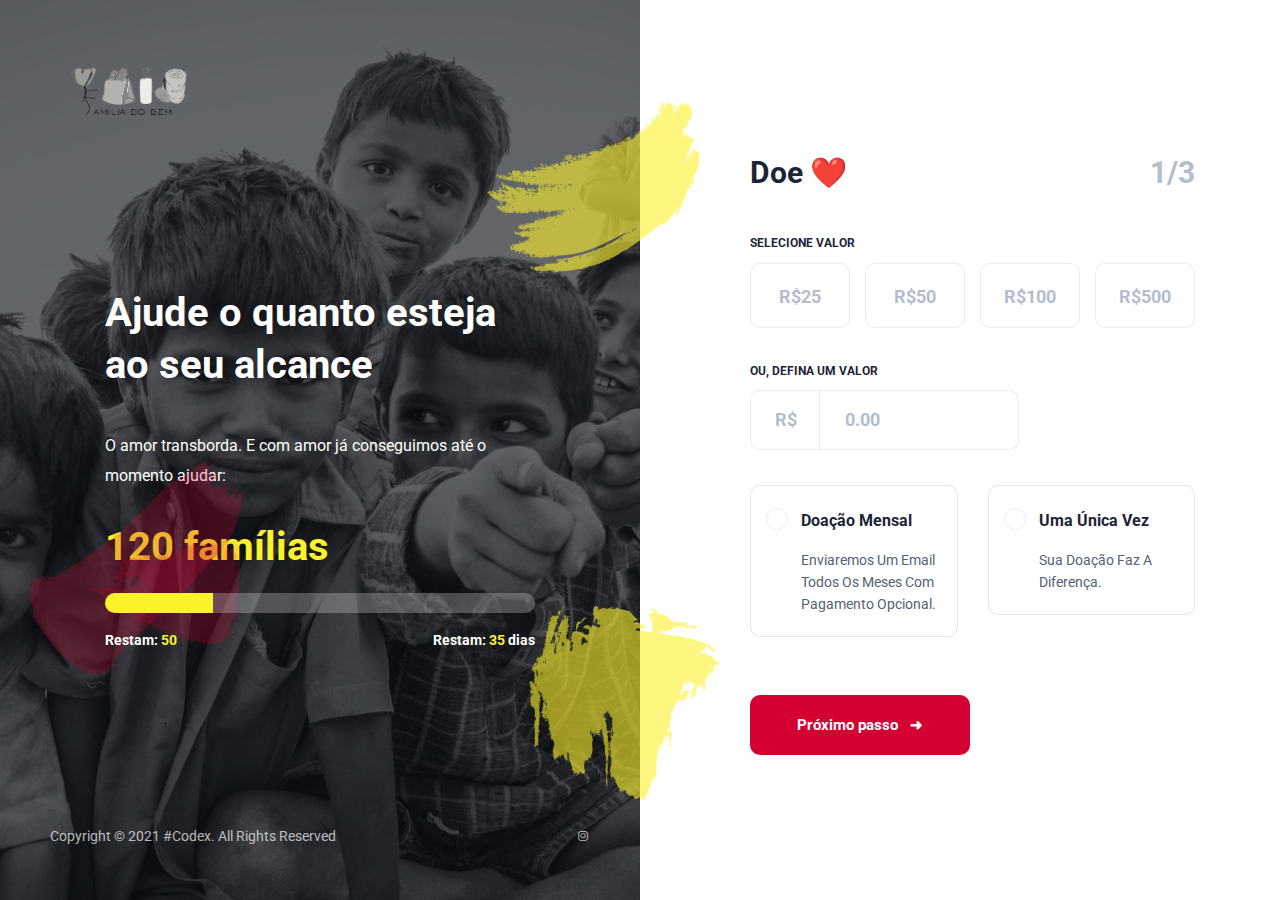
<file: index.html>
<!doctype html>
<html lang="en">


<head>
  <!-- Required meta tags -->
  <meta charset="utf-8">
  <meta name="viewport" content="width=device-width, initial-scale=1, shrink-to-fit=no">

  <title>Família do Bem</title>

  <!-- Bootstrap CSS -->
  <link rel="stylesheet" href="assets/css/bootstrap.min.css">

  <!-- External Css -->
  <link rel="stylesheet" href="assets/css/line-awesome.min.css">
  <link rel="stylesheet" href="assets/css/owl.carousel.min.css" />

  <!-- Custom Css -->
  <link rel="stylesheet" type="text/css" href="css/main.css">
  <link rel="stylesheet" type="text/css" href="css/donation.css">

  <!-- Fonts -->
  <link href="https://fonts.googleapis.com/css2?family=Roboto:wght@400;500;700&amp;display=swap" rel="stylesheet">

  <!-- Favicon -->
  <link rel="icon" href="../images/favicon.png">
  <link rel="apple-touch-icon" href="../images/apple-touch-icon.png">
  <link rel="apple-touch-icon" sizes="72x72" href="../images/icon-72x72.png">
  <link rel="apple-touch-icon" sizes="114x114" href="../images/icon-114x114.png">


</head>

<body>

  <div class="ugf-wraper">
    <div class="content-block">
      <img src="images/shape-1.png" class="img-fluid shape-1" alt="">
      <img src="images/shape-2.png" class="img-fluid shape-2" alt="">
      <img src="images/shape-3.png" class="img-fluid shape-3" alt="">
      <img src="images/shape-4.png" class="img-fluid shape-4" alt="">
      <div class="logo">
        <img src="images/logo-familiadobem-pEb.png" width="150px" class="img-fluid" alt="">
      </div>
      <div class="main-content">
        <h2>Ajude o quanto esteja ao seu alcance</h2>
        <p class="text">O amor transborda. E com amor já conseguimos até o momento ajudar:</p>
        <div class="fund-area">
          <h3>120 famílias</h3>
          <div class="progress">
            <div class="progress-bar" role="progressbar" style="width: 25%;" aria-valuenow="25" aria-valuemin="0"
              aria-valuemax="100">
            </div>
            <div class="collected">
              <p>Restam: <span>50</span></p>
            </div>
            <div class="days-left">
              <p>Restam: <span>35</span> dias</p>
            </div>
          </div>
        </div>
      </div>
    </div>
    <div class="container">
      <div class="row">
        <div class="col-lg-5 offset-lg-7">
          <div class="form-steps active">
            <div class="form-block">
              <div class="donation-header">
                <h2>Doe ❤️</h2>
                <p>1/3</p>
              </div>
              <form action="https://uigaint.com/demo/html/anfra_2/donation-1/donation-2.html" class="donation-form">
                <div class="amount-select">
                  <label for="#">Selecione valor</label>
                  <div class="amount-preset">
                    <span>R$25</span>
                    <span>R$50</span>
                    <span>R$100</span>
                    <span>R$500</span>
                  </div>
                </div>
                <div class="form-group">
                  <label for="custom-donation">OU, Defina um valor</label>
                  <div class="input-group">
                    <div class="input-group-prepend">
                      <span class="input-group-text" id="validatedInputGroupPrepend">R$</span>
                    </div>
                    <input type="text" class="form-control custom-donation" id="custom-donation"
                      aria-describedby="validatedInputGroupPrepend" placeholder="0.00">
                  </div>
                </div>
                <div class="form-group donation-period">
                  <div class="custom-radio">
                    <input type="radio" name="donation-type" class="custom-control-input" id="monthly" required>
                    <label class="custom-control-label" for="monthly">Doação Mensal <span>Enviaremos um email todos os meses com pagamento opcional.</span></label>
                  </div>
                  <div class="custom-radio">
                    <input type="radio" name="donation-type" class="custom-control-input" id="yearly" required>
                    <label class="custom-control-label" for="yearly">Uma única vez <span>Sua doação faz a diferença.</span></label>
                  </div>
                </div>
                <button class="btn step-btn">Próximo passo &nbsp; &#10140;</button>
              </form>
            </div>
          </div>
          <div class="form-steps">
            <div class="form-block">
              <div class="donation-header">
                <h2>Detalhes</h2>
                <p>2/3</p>
              </div>
              <form action="#" class="donation-form">
                <div class="row">
                  <div class="col-sm-6">
                    <div class="form-group">
                      <label for="fName">Primeiro Nome</label>
                      <input type="text" class="form-control" id="fName" placeholder="John">
                    </div>
                  </div>
                  <div class="col-sm-6">
                    <div class="form-group">
                      <label for="lName">Sobrenome</label>
                      <input type="text" class="form-control" id="lName" placeholder="Doe">
                    </div>
                  </div>
                </div>
                <div class="form-group country-select">
                  <label for="inputCountry">Seu País</label>
                  <div class="select-input choose-country">
                    <span></span>
                    <select id="inputCountry" class="form-control">
                      <option value="">País</option>
                      <option value="">Brasil</option>
                      <option value="">Russia</option>
                      <option value="">China</option>
                      <option value="">England</option>
                      <option value="">France</option>
                    </select>
                  </div>
                </div>
                <div class="form-group">
                  <label for="inputCity">São Paulo</label>
                  <input type="text" class="form-control" id="inputCity" placeholder="e.g. New York">
                </div>
                <div class="row">
                  <div class="col-sm-6">
                    <div class="form-group">
                      <label for="address1">Endereço: <span class="lite">(opcional)</span></label>
                      <input type="text" class="form-control" id="address1" placeholder="e.g. 2707 Par Drive">
                    </div>
                  </div>
                </div>
                <div class="row">
                  <div class="col-sm-6">
                    <div class="form-group">
                      <label for="inputPost">CEP: <span class="lite">(opcional)</span></label>
                      <input type="text" class="form-control" id="inputPost" placeholder="E.g. 0000">
                    </div>
                  </div>
                  <div class="col-sm-6">
                    <div class="form-group">
                      <label for="inputPhone">Telefone: <span class="lite">(opcional)</span></label>
                      <input type="text" class="form-control" id="inputPhone" placeholder="E.g. 000 0000 0000">
                    </div>
                  </div>
                </div>
                <button class="btn step-btn">Next Step &nbsp; &#10140;</button>
              </form>
            </div>
          </div>
          <div class="form-steps">
            <div class="form-block">
              <div class="donation-header">
                <h2>Payment Method</h2>
                <p>3/3</p>
              </div>
              <form action="/obrigado.html"
                class="donation-form">
                <div class="form-group">
                  <label for="inputCard">Cartão de crédito</label>
                  <input type="text" disabled class="form-control" id="inputCard" placeholder="e.g. 0000 0000 0000 0000">
                </div>
                <div class="form-group">
                  <label for="inputHolder">Nome</label>
                  <input type="text" disabled class="form-control" id="inputHolder" placeholder="e.g. John Doe">
                </div>
                <div class="row">
                  <div class="col-sm-6">
                    <div class="form-group">
                      <label for="inputExpire">Data expiração</label>
                      <input type="text" disabled class="form-control" id="inputExpire" placeholder="e.g. MM/YY">
                    </div>
                  </div>
                  <div class="col-sm-6">
                    <div class="form-group">
                      <label for="inputCCV">CCV</label>
                      <input type="text" class="form-control" id="inputCCV" placeholder="e.g. 000">
                    </div>
                  </div>
                </div>
                <button class="btn btn-100">Enviar cadastro &nbsp; &#10084;</button>
              </form>
              <div class="ugf-block-separator">
                <p>OU</p>
              </div>
              <div class="alternet-payment">
                <a href="#" class="btn">Doe via <img src="images/paypal.png" class="img-fluid" alt=""></a>
              </div>
              <div class="ugf-block-separator">
                <p>OU</p>
              </div>
              <div class="alternet-payment">
                <a href="#" class="btn">Doe via Boleto</a>
              </div>
            </div>
          </div>
        </div>
      </div>
    </div>
    <div class="footer">
      <div class="copyright">
        <p>Copyright &copy; 2021 <a href="#">#Codex</a>. All Rights Reserved</p>
      </div>
      <div class="social-links">
        <a href="https://www.instagram.com/familiadobem.sp/"><i class="lab la-instagram"></i></a>
      </div>
    </div>
  </div>



  <!-- Optional JavaScript -->
  <!-- jQuery first, then Popper.js, then Bootstrap JS -->
  <script src="assets/js/jquery.min.js"></script>
  <script src="assets/js/popper.min.js"></script>
  <script src="assets/js/bootstrap.min.js"></script>

  <script src="js/custom.js"></script>
</body>

</html>
</file>
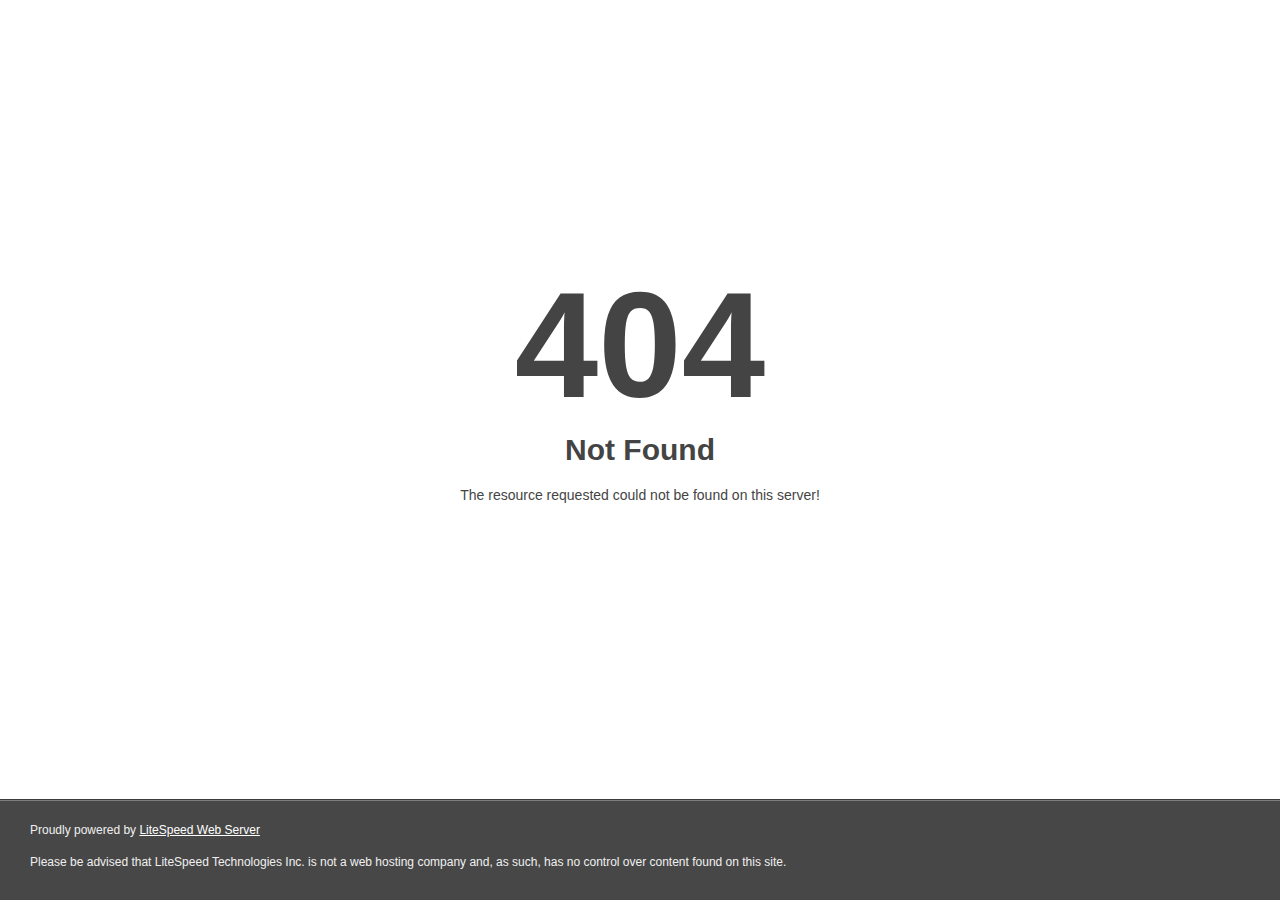
<file: popper.html>
<!DOCTYPE html>
<html style="height:100%">
<head>
<meta name="viewport" content="width=device-width, initial-scale=1, shrink-to-fit=no">
<title> 404 Not Found
</title></head>
<body style="color: #444; margin:0;font: normal 14px/20px Arial, Helvetica, sans-serif; height:100%; background-color: #fff;">
<div style="height:auto; min-height:100%; ">     <div style="text-align: center; width:800px; margin-left: -400px; position:absolute; top: 30%; left:50%;">
        <h1 style="margin:0; font-size:150px; line-height:150px; font-weight:bold;">404</h1>
<h2 style="margin-top:20px;font-size: 30px;">Not Found
</h2>
<p>The resource requested could not be found on this server!</p>
</div></div><div style="color:#f0f0f0; font-size:12px;margin:auto;padding:0px 30px 0px 30px;position:relative;clear:both;height:100px;margin-top:-101px;background-color:#474747;border-top: 1px solid rgba(0,0,0,0.15);box-shadow: 0 1px 0 rgba(255, 255, 255, 0.3) inset;">
<br>Proudly powered by  <a style="color:#fff;" href="http://www.litespeedtech.com/error-page">LiteSpeed Web Server</a><p>Please be advised that LiteSpeed Technologies Inc. is not a web hosting company and, as such, has no control over content found on this site.</p></div></body></html>
</file>
<file: css/main.css>
.pt30 {
  padding-top: 30px;
}

.pb30 {
  padding-bottom: 30px;
}

.pt40 {
  padding-top: 40px;
}

.pb40 {
  padding-bottom: 40px;
}

.pt60 {
  padding-top: 60px;
}

.pb60 {
  padding-bottom: 60px;
}

.pt70 {
  padding-top: 70px;
}

.pb70 {
  padding-bottom: 70px;
}

.pt80 {
  padding-top: 80px;
}

.pb80 {
  padding-bottom: 80px;
}

.pt100 {
  padding-top: 100px;
}

.pb100 {
  padding-bottom: 100px;
}

.pt130 {
  padding-top: 130px;
}

.pb130 {
  padding-bottom: 130px;
}

.pt150 {
  padding-top: 150px;
}

.pb150 {
  padding-bottom: 150px;
}

.pt180 {
  padding-top: 180px;
}

.pb180 {
  padding-bottom: 180px;
}

.pt200 {
  padding-top: 200px;
}

.pb200 {
  padding-bottom: 200px;
}

.mt10 {
  margin-top: 10px;
}

.mb10 {
  margin-bottom: 10px;
}

.mt20 {
  margin-top: 20px;
}

.mb20 {
  margin-bottom: 20px;
}

html {
  font-size: 62.5%;
}

body {
  padding: 0;
  margin: 0;
  font-family: "Roboto", sans-serif;
  font-size: 1.4rem;
  line-height: 1.85;
  color: #546274;
}

h1,
h2,
h3,
h4,
h5,
h6 {
  font-family: "Roboto", sans-serif;
  font-weight: 700;
  line-height: 1.3;
  margin-top: 0;
  margin-bottom: 0;
  color: inherit;
}
h1 a,
h2 a,
h3 a,
h4 a,
h5 a,
h6 a {
  color: inherit;
}
h1 a:hover,
h2 a:hover,
h3 a:hover,
h4 a:hover,
h5 a:hover,
h6 a:hover {
  color: inherit;
}

h1 {
  font-size: 6.4rem;
}

h2 {
  font-size: 4.8rem;
}

h3 {
  font-size: 3.6rem;
}

h4 {
  font-size: 2.8rem;
}

h5 {
  font-size: 2.2rem;
}

h6 {
  font-size: 1.8rem;
}

p {
  line-height: 1.85;
  font-size: 1.4rem;
  color: #546274;
  margin: 0;
  padding: 0;
}

a {
  -o-transition: all 0.3s ease;
  transition: all 0.3s ease;
  -ms-transition: all 0.3s ease;
  -moz-transition: all 0.3s ease;
  -webkit-transition: all 0.3s ease;
  outline: none;
  text-decoration: none;
}

a,
a:hover,
a:focus {
  text-decoration: none;
  display: inline-block;
  color: inherit;
  outline: none;
}

textarea {
  resize: none;
}

input::-webkit-input-placeholder,
.form-control::-webkit-input-placeholder {
  color: #546274;
}
input:-moz-placeholder,
.form-control:-moz-placeholder {
  color: #546274;
}
input::-moz-placeholder,
.form-control::-moz-placeholder {
  color: #546274;
}
input:-ms-input-placeholder,
.form-control:-ms-input-placeholder {
  color: #546274;
}

button,
.btn {
  border: 0;
  background: transparent;
  outline: none;
  -webkit-box-shadow: none;
  box-shadow: none;
}

.primary-color {
  color: #1e85ff;
}

.primary-bg {
  background: #1e85ff;
}

.white-text {
  color: #ffffff;
}

.white-bg {
  background: #ffffff;
}

.ugf-bg {
  background-size: cover;
}

/*------------------------------------------
	Responsive
-------------------------------------------*/
@media (max-width: 991px) {
  .right-content-md {
    margin-top: 30px;
  }
}
@media all and (max-width: 767px) {
  .right-content-sm {
    margin-top: 30px;
  }
}
</file>
<file: css/donation.css>
.pt30 {
  padding-top: 30px;
}

.pb30 {
  padding-bottom: 30px;
}

.pt40 {
  padding-top: 40px;
}

.pb40 {
  padding-bottom: 40px;
}

.pt60 {
  padding-top: 60px;
}

.pb60 {
  padding-bottom: 60px;
}

.pt70 {
  padding-top: 70px;
}

.pb70 {
  padding-bottom: 70px;
}

.pt80 {
  padding-top: 80px;
}

.pb80 {
  padding-bottom: 80px;
}

.pt100 {
  padding-top: 100px;
}

.pb100 {
  padding-bottom: 100px;
}

.pt130 {
  padding-top: 130px;
}

.pb130 {
  padding-bottom: 130px;
}

.pt150 {
  padding-top: 150px;
}

.pb150 {
  padding-bottom: 150px;
}

.pt180 {
  padding-top: 180px;
}

.pb180 {
  padding-bottom: 180px;
}

.pt200 {
  padding-top: 200px;
}

.pb200 {
  padding-bottom: 200px;
}

.mt10 {
  margin-top: 10px;
}

.mb10 {
  margin-bottom: 10px;
}

.mt20 {
  margin-top: 20px;
}

.mb20 {
  margin-bottom: 20px;
}

.ugf-wraper {
  min-height: 100vh;
  position: relative;
}

.ugf-wraper .content-block {
  background: url(../images/bg/donation-bg.jpg) no-repeat center;
  background-size: cover;
  padding: 50px;
  display: -webkit-box;
  display: -ms-flexbox;
  display: flex;
  -webkit-box-pack: center;
  -ms-flex-pack: center;
  justify-content: center;
  -webkit-box-align: center;
  -ms-flex-align: center;
  align-items: center;
  position: absolute;
  top: 0;
  left: 0;
  bottom: 0;
  width: 50%;
}

.ugf-wraper .content-block .shape-1 {
  position: absolute;
  top: 100px;
  right: -60px;
}

.ugf-wraper .content-block .shape-2 {
  position: absolute;
  bottom: 100px;
  right: -80px;
}

.ugf-wraper .content-block .shape-3 {
  position: absolute;
  top: 50%;
  left: 30px;
}

.ugf-wraper .content-block .shape-4 {
  position: absolute;
  top: 60%;
  left: 90px;
}

.ugf-wraper .content-block .logo {
  position: absolute;
  top: 50px;
  left: 50px;
}

.ugf-wraper .content-block .main-content {
  -webkit-box-flex: 0;
  -ms-flex: 0 0 430px;
  flex: 0 0 430px;
}

.ugf-wraper .content-block .main-content h2 {
  font-size: 4rem;
  font-weight: 700;
  color: #ffffff;
  font-family: "Roboto", sans-serif;
  margin-bottom: 40px;
}

.ugf-wraper .content-block .main-content .text {
  font-size: 1.6rem;
  font-weight: 400;
  color: #ffffff;
  font-family: "Roboto", sans-serif;
  margin-bottom: 30px;
}

.ugf-wraper .content-block .main-content .fund-area h3 {
  font-size: 4rem;
  font-weight: 700;
  color: #fcf22b;
  font-family: "Roboto", sans-serif;
  margin-bottom: 20px;
}

.ugf-wraper .content-block .main-content .fund-area .progress {
  height: 20px;
  background: rgba(255, 255, 255, 0.25);
  border-radius: 10px;
  overflow: visible;
  position: relative;
}

.ugf-wraper .content-block .main-content .fund-area .progress .progress-bar {
  background: #fcf22b;
  border-top-left-radius: 10px;
  border-bottom-left-radius: 10px;
}

.ugf-wraper .content-block .main-content .fund-area .progress .collected,
.ugf-wraper .content-block .main-content .fund-area .progress .days-left {
  position: absolute;
  top: calc(100% + 15px);
  font-size: 1.5rem;
  font-weight: 700;
  font-family: "Roboto", sans-serif;
}

.ugf-wraper .content-block .main-content .fund-area .progress .collected p,
.ugf-wraper .content-block .main-content .fund-area .progress .days-left p {
  color: #ffffff;
}

.ugf-wraper .content-block .main-content .fund-area .progress .collected span,
.ugf-wraper .content-block .main-content .fund-area .progress .days-left span {
  color: #fcf22b;
}

.ugf-wraper .content-block .main-content .fund-area .progress .collected {
  left: 0;
}

.ugf-wraper .content-block .main-content .fund-area .progress .days-left {
  right: 0;
}

.ugf-wraper .form-block {
  display: -webkit-box;
  display: -ms-flexbox;
  display: flex;
  -webkit-box-orient: vertical;
  -webkit-box-direction: normal;
  -ms-flex-direction: column;
  flex-direction: column;
  -webkit-box-pack: center;
  -ms-flex-pack: center;
  justify-content: center;
  max-width: 470px;
  min-height: 100vh;
  padding: 90px 0;
}

.ugf-wraper .footer {
  position: absolute;
  bottom: 50px;
  left: 0;
  width: 50%;
  padding: 0 50px;
  display: -webkit-box;
  display: -ms-flexbox;
  display: flex;
  -webkit-box-pack: justify;
  -ms-flex-pack: justify;
  justify-content: space-between;
  -webkit-box-align: center;
  -ms-flex-align: center;
  align-items: center;
}

.ugf-wraper .footer .copyright p {
  font-size: 1.4rem;
  font-weight: 400;
  font-family: "Roboto", sans-serif;
  color: rgba(255, 255, 255, 0.7);
}

.ugf-wraper .footer .copyright p a:hover {
  color: #fcf22b;
}

.ugf-wraper .footer .social-links a {
  color: rgba(255, 255, 255, 0.7);
  margin-right: 10px;
  font-size: 1.4rem;
}

.ugf-wraper .footer .social-links a:last-child {
  margin-right: 0;
}

.ugf-wraper .footer .social-links a:hover {
  color: #fcf22b;
}

.form-steps {
  display: none;
}

.form-steps.active {
  display: block;
}

.form-block .donation-header {
  display: -webkit-box;
  display: -ms-flexbox;
  display: flex;
  -webkit-box-pack: justify;
  -ms-flex-pack: justify;
  justify-content: space-between;
  -webkit-box-align: center;
  -ms-flex-align: center;
  align-items: center;
  margin-bottom: 30px;
}

.form-block .donation-header h2,
.form-block .donation-header p {
  font-size: 3rem;
  font-weight: 700;
  color: #1c2437;
  font-family: "Roboto", sans-serif;
}

.form-block .donation-header p {
  color: #b2becc;
}

.form-block .donation-form .amount-select {
  margin-bottom: 15px;
}

.form-block .donation-form .amount-select .amount-preset {
  display: -webkit-box;
  display: -ms-flexbox;
  display: flex;
  -ms-flex-wrap: wrap;
  flex-wrap: wrap;
}

.form-block .donation-form .amount-select .amount-preset span {
  -webkit-box-flex: 0;
  -ms-flex: 0 0 100px;
  flex: 0 0 100px;
  background: #ffffff;
  margin-right: 15px;
  margin-bottom: 15px;
  height: 65px;
  border-radius: 10px;
  border: 1px solid rgba(0, 0, 0, 0.08);
  color: #b2becc;
  line-height: 65px;
  font-size: 1.8rem;
  font-weight: 700;
  text-align: center;
  cursor: pointer;
  -webkit-transition: all 0.3s ease;
  -o-transition: all 0.3s ease;
  transition: all 0.3s ease;
}

.form-block .donation-form .amount-select .amount-preset span:last-child {
  margin-right: 0;
}

.form-block .donation-form .amount-select .amount-preset span.active {
  background: #1eddff;
  color: #ffffff;
  border-color: #34dcfd;
}

.form-block .donation-form label {
  font-size: 1.2rem;
  font-family: "Roboto", sans-serif;
  font-weight: 700;
  text-transform: uppercase;
  color: #1c2437;
  margin-bottom: 8px;
}

.form-block .donation-form label .lite {
  color: #b2becc;
}

.form-block .donation-form .form-group {
  margin-bottom: 25px;
}

.form-block .donation-form .form-group .input-group .input-group-prepend {
  background: #ffffff;
  width: 70px;
  border-top-left-radius: 10px;
  border-bottom-left-radius: 10px;
  border: 1px solid rgba(0, 0, 0, 0.08);
  border-right: 0;
}

.form-block
  .donation-form
  .form-group
  .input-group
  .input-group-prepend
  .input-group-text {
  background: transparent;
  border: none;
  margin: 0 auto;
  font-size: 1.8rem;
  font-weight: 700;
  color: #b2becc;
  padding: 0;
}

.form-block .donation-form .form-group .input-group .form-control {
  max-width: 200px;
  background: #ffffff;
  height: 60px;
  border-radius: 10px;
  border: 1px solid rgba(0, 0, 0, 0.08);
  outline: none;
  -webkit-box-shadow: none;
  box-shadow: none;
  border-top-left-radius: 0;
  border-bottom-left-radius: 0;
  padding: 0 25px;
  font-size: 1.8rem;
  font-weight: 700;
}

.form-block
  .donation-form
  .form-group
  .input-group
  .form-control::-webkit-input-placeholder {
  /* Chrome/Opera/Safari */
  color: #b2becc;
}

.form-block
  .donation-form
  .form-group
  .input-group
  .form-control::-moz-placeholder {
  /* Firefox 19+ */
  color: #b2becc;
}

.form-block
  .donation-form
  .form-group
  .input-group
  .form-control:-ms-input-placeholder {
  /* IE 10+ */
  color: #b2becc;
}

.form-block
  .donation-form
  .form-group
  .input-group
  .form-control:-moz-placeholder {
  /* Firefox 18- */
  color: #b2becc;
}

.form-block .donation-form .form-group.donation-period {
  display: -webkit-box;
  display: -ms-flexbox;
  display: flex;
  position: relative;
  padding-top: 10px;
  -webkit-box-pack: justify;
  -ms-flex-pack: justify;
  justify-content: space-between;
}

.form-block .donation-form .form-group.donation-period .custom-radio {
  -webkit-box-flex: 0;
  -ms-flex: 0 0 calc(50% - 15px);
  flex: 0 0 calc(50% - 15px);
}

.form-block
  .donation-form
  .form-group.donation-period
  .custom-radio
  .custom-control-input {
  display: none;
  outline: none;
  -webkit-box-shadow: none;
  box-shadow: none;
  -moz-appearance: none;
  -webkit-appearance: none;
  appearance: none;
}

.form-block
  .donation-form
  .form-group.donation-period
  .custom-radio
  .custom-control-input:checked
  ~ .custom-control-label {
  border-color: rgba(213, 0, 50, 0.5);
  color: #d50032;
}

.form-block
  .donation-form
  .form-group.donation-period
  .custom-radio
  .custom-control-input:checked
  ~ .custom-control-label::before {
  background: #d50032;
}

.form-block
  .donation-form
  .form-group.donation-period
  .custom-radio
  .custom-control-input:checked
  ~ .custom-control-label::after {
  background-image: none;
  content: url(../images/check-white.svg);
}

.form-block
  .donation-form
  .form-group.donation-period
  .custom-radio
  .custom-control-label {
  cursor: pointer;
  background: #ffffff;
  border: 1px solid rgba(0, 0, 0, 0.1);
  border-radius: 10px;
  font-size: 1.5rem;
  font-weight: 400;
  font-family: "Roboto", sans-serif;
  color: #b2becc;
  padding: 20px 12px 20px 50px;
  text-transform: capitalize;
  position: relative;
  top: 0;
  left: 0;
  font-size: 1.6rem;
  font-weight: 700;
  color: #1c2437;
}

.form-block
  .donation-form
  .form-group.donation-period
  .custom-radio
  .custom-control-label
  span {
  display: block;
  margin-top: 15px;
  font-size: 1.4rem;
  font-weight: 400;
  color: #546274;
  line-height: 1.57;
}

.form-block
  .donation-form
  .form-group.donation-period
  .custom-radio
  .custom-control-label:before {
  height: 22px;
  width: 22px;
  border-radius: 50%;
  border: 1px solid rgba(0, 0, 0, 0.08);
  background: transparent;
  top: 22px;
  left: 15px;
}

.form-block
  .donation-form
  .form-group.donation-period
  .custom-radio
  .custom-control-label:after {
  height: 15px;
  width: 15px;
  top: 22px;
  left: 17px;
  border-radius: 50%;
}

.form-block .donation-form .form-group .select-input {
  position: relative;
}

.form-block .donation-form .form-group .select-input span {
  position: absolute;
  top: 27px;
  right: 15px;
  height: 0;
  width: 0;
  border-top: 6px solid #b2becc;
  border-left: 6px solid transparent;
  border-right: 6px solid transparent;
}

.form-block .donation-form .form-group .select-input .form-control {
  padding-right: 0;
  padding-left: 15px;
  color: #b2becc;
  -moz-appearance: none;
  -webkit-appearance: none;
  appearance: none;
}

.form-block .donation-form .form-group .select-input .form-control option {
  color: #546274;
}

.form-block .donation-form .form-group .form-control {
  color: #546274;
  background: #ffffff;
  height: 60px;
  border-radius: 10px;
  border: 1px solid rgba(0, 0, 0, 0.08);
  outline: none;
  -webkit-box-shadow: none;
  box-shadow: none;
  padding: 0 25px;
  font-size: 1.5rem;
  font-weight: 400;
}

.form-block
  .donation-form
  .form-group
  .form-control::-webkit-input-placeholder {
  /* Chrome/Opera/Safari */
  color: #b2becc;
}

.form-block .donation-form .form-group .form-control::-moz-placeholder {
  /* Firefox 19+ */
  color: #b2becc;
}

.form-block .donation-form .form-group .form-control:-ms-input-placeholder {
  /* IE 10+ */
  color: #b2becc;
}

.form-block .donation-form .form-group .form-control:-moz-placeholder {
  /* Firefox 18- */
  color: #b2becc;
}

.form-block .donation-form .btn {
  height: 60px;
  width: 220px;
  text-align: center;
  background: #d50032;
  font-size: 1.5rem;
  font-weight: 700;
  color: #ffffff;
  border-radius: 10px;
  border: 0;
  outline: none;
  -webkit-box-shadow: none;
  box-shadow: none;
  margin-top: 25px;
}

.form-block .donation-form .btn.btn-100 {
  width: 100%;
}

.ugf-block-separator {
  height: 85px;
  width: 100%;
  display: -webkit-box;
  display: -ms-flexbox;
  display: flex;
  -webkit-box-pack: center;
  -ms-flex-pack: center;
  justify-content: center;
  -webkit-box-align: center;
  -ms-flex-align: center;
  align-items: center;
  position: relative;
}

.ugf-block-separator:before {
  position: absolute;
  top: calc(50% - 1px);
  left: 0;
  right: 0;
  height: 1px;
  background: rgba(0, 0, 0, 0.1);
  content: "";
  z-index: 1;
}

.ugf-block-separator p {
  text-transform: uppercase;
  font-size: 1.4rem;
  font-weight: 400;
  color: #546274;
  background: #ffffff;
  position: relative;
  z-index: 2;
  padding: 0 15px;
  font-family: "Roboto", sans-serif;
}

.alternet-payment .btn {
  width: 100%;
  height: 60px;
  border-radius: 10px;
  border: 1px solid rgba(0, 0, 0, 0.08);
  font-size: 1.4rem;
  font-family: "Roboto", sans-serif;
  font-weight: 700;
  color: #1c2437;
  background: #ffffff;
  display: -webkit-box;
  display: -ms-flexbox;
  display: flex;
  -webkit-box-pack: center;
  -ms-flex-pack: center;
  justify-content: center;
  -webkit-box-align: center;
  -ms-flex-align: center;
  align-items: center;
  -webkit-box-shadow: 0px 5px 8px 0px rgba(0, 0, 0, 0.05);
  box-shadow: 0px 5px 8px 0px rgba(0, 0, 0, 0.05);
}

.alternet-payment .btn + .btn {
  margin-top: 25px;
}

.alternet-payment .btn img {
  margin-left: 10px;
}

.final-content {
  display: -webkit-box;
  display: -ms-flexbox;
  display: flex;
  -webkit-box-pack: center;
  -ms-flex-pack: center;
  justify-content: center;
  -webkit-box-align: center;
  -ms-flex-align: center;
  align-items: center;
  -webkit-box-orient: vertical;
  -webkit-box-direction: normal;
  -ms-flex-direction: column;
  flex-direction: column;
  min-height: 100vh;
  padding: 120px 15px;
  text-align: center;
}

.final-content .icon {
  margin-bottom: 20px;
}

.final-content h2 {
  font-size: 3.6rem;
  font-weight: 700;
  color: #1c2437;
  font-family: "Roboto", sans-serif;
  margin-bottom: 10px;
}

.final-content p {
  font-size: 1.5rem;
  font-weight: 400;
  color: #546274;
  font-family: "Roboto", sans-serif;
}

.final-content .btn {
  font-size: 1.5rem;
  font-weight: 700;
  color: #ffffff;
  font-family: "Roboto", sans-serif;
  height: 65px;
  line-height: 65px;
  width: 170px;
  text-align: center;
  border-radius: 10px;
  background: #d50032;
  margin-top: 40px;
  padding: 0;
  outline: none;
  -webkit-box-shadow: none;
  box-shadow: none;
}

@media all and (max-width: 991px) {
  .ugf-wraper .content-block {
    position: relative;
    width: 100%;
    overflow: hidden;
    display: block;
    padding: 150px 50px 100px;
  }
  .ugf-wraper .content-block .shape-1,
  .ugf-wraper .content-block .shape-2,
  .ugf-wraper .content-block .shape-3,
  .ugf-wraper .content-block .shape-4 {
    display: none;
  }
  .ugf-wraper .form-block {
    width: 100%;
    max-width: 100%;
  }
  .ugf-wraper .footer {
    position: static;
    width: 690px;
    margin: 0 auto;
    padding: 0 0 20px;
  }
  .ugf-wraper .footer .copyright p {
    color: #546274;
  }
  .ugf-wraper .footer .social-links a {
    color: #546274;
  }
}

@media all and (max-width: 767px) {
  .ugf-wraper .footer {
    width: 510px;
  }
}

@media all and (max-width: 575px) {
  .ugf-wraper .content-block {
    padding: 150px 15px 100px;
  }
  .ugf-wraper .content-block .logo {
    left: 15px;
  }
  .ugf-wraper .content-block .main-content h2 {
    font-size: 2.8rem;
  }
  .ugf-wraper .content-block .main-content .fund-area h3 {
    font-size: 2.4rem;
  }
  .ugf-wraper .form-block {
    width: 100%;
    max-width: 100%;
  }
  .ugf-wraper .form-block .donation-header h2,
  .ugf-wraper .form-block .donation-header p {
    font-size: 2.4rem;
  }
  .ugf-wraper .footer {
    width: 100%;
    padding-left: 15px;
    padding-right: 15px;
  }
}

@media all and (max-width: 450px) {
  .ugf-wraper .form-block .donation-form .form-group.donation-period {
    display: block;
  }
  .ugf-wraper
    .form-block
    .donation-form
    .form-group.donation-period
    .custom-radio:first-child {
    margin-bottom: 20px;
  }
  .ugf-wraper .footer {
    -webkit-box-orient: vertical;
    -webkit-box-direction: normal;
    -ms-flex-direction: column;
    flex-direction: column;
    -webkit-box-pack: center;
    -ms-flex-pack: center;
    justify-content: center;
  }
  .ugf-wraper .footer .copyright {
    -webkit-box-ordinal-group: 3;
    -ms-flex-order: 2;
    order: 2;
  }
  .ugf-wraper .footer .social-links {
    -webkit-box-ordinal-group: 2;
    -ms-flex-order: 1;
    order: 1;
  }
}
</file>
<file: assets/css/line-awesome.min.css>
.la,.lab,.lad,.lal,.lar,.las{-moz-osx-font-smoothing:grayscale;-webkit-font-smoothing:antialiased;display:inline-block;font-style:normal;font-variant:normal;text-rendering:auto;line-height:1}.la-lg{font-size:1.33333em;line-height:.75em;vertical-align:-.0667em}.la-xs{font-size:.75em}.la-sm{font-size:.875em}.la-1x{font-size:1em}.la-2x{font-size:2em}.la-3x{font-size:3em}.la-4x{font-size:4em}.la-5x{font-size:5em}.la-6x{font-size:6em}.la-7x{font-size:7em}.la-8x{font-size:8em}.la-9x{font-size:9em}.la-10x{font-size:10em}.la-fw{text-align:center;width:1.25em}.la-ul{list-style-type:none;margin-left:2.5em;padding-left:0}.la-ul>li{position:relative}.la-li{left:-2em;position:absolute;text-align:center;width:2em;line-height:inherit}.la-border{border:solid .08em #eee;border-radius:.1em;padding:.2em .25em .15em}.la-pull-left{float:left}.la-pull-right{float:right}.la.la-pull-left,.lab.la-pull-left,.lal.la-pull-left,.lar.la-pull-left,.las.la-pull-left{margin-right:.3em}.la.la-pull-right,.lab.la-pull-right,.lal.la-pull-right,.lar.la-pull-right,.las.la-pull-right{margin-left:.3em}.la-spin{-webkit-animation:la-spin 2s infinite linear;animation:la-spin 2s infinite linear}.la-pulse{-webkit-animation:la-spin 1s infinite steps(8);animation:la-spin 1s infinite steps(8)}@-webkit-keyframes la-spin{0%{-webkit-transform:rotate(0);transform:rotate(0)}100%{-webkit-transform:rotate(360deg);transform:rotate(360deg)}}@keyframes la-spin{0%{-webkit-transform:rotate(0);transform:rotate(0)}100%{-webkit-transform:rotate(360deg);transform:rotate(360deg)}}.la-rotate-90{-webkit-transform:rotate(90deg);transform:rotate(90deg)}.la-rotate-180{-webkit-transform:rotate(180deg);transform:rotate(180deg)}.la-rotate-270{-webkit-transform:rotate(270deg);transform:rotate(270deg)}.la-flip-horizontal{-webkit-transform:scale(-1,1);transform:scale(-1,1)}.la-flip-vertical{-webkit-transform:scale(1,-1);transform:scale(1,-1)}.la-flip-both,.la-flip-horizontal.la-flip-vertical{-webkit-transform:scale(-1,-1);transform:scale(-1,-1)}:root .la-flip-both,:root .la-flip-horizontal,:root .la-flip-vertical,:root .la-rotate-180,:root .la-rotate-270,:root .la-rotate-90{-webkit-filter:none;filter:none}.la-stack{display:inline-block;height:2em;line-height:2em;position:relative;vertical-align:middle;width:2.5em}.la-stack-1x,.la-stack-2x{left:0;position:absolute;text-align:center;width:100%}.la-stack-1x{line-height:inherit}.la-stack-2x{font-size:2em}.la-inverse{color:#fff}.la-500px:before{content:"\f26e"}.la-accessible-icon:before{content:"\f368"}.la-accusoft:before{content:"\f369"}.la-acquisitions-incorporated:before{content:"\f6af"}.la-ad:before{content:"\f641"}.la-address-book:before{content:"\f2b9"}.la-address-card:before{content:"\f2bb"}.la-adjust:before{content:"\f042"}.la-adn:before{content:"\f170"}.la-adobe:before{content:"\f778"}.la-adversal:before{content:"\f36a"}.la-affiliatetheme:before{content:"\f36b"}.la-air-freshener:before{content:"\f5d0"}.la-airbnb:before{content:"\f834"}.la-algolia:before{content:"\f36c"}.la-align-center:before{content:"\f037"}.la-align-justify:before{content:"\f039"}.la-align-left:before{content:"\f036"}.la-align-right:before{content:"\f038"}.la-alipay:before{content:"\f642"}.la-allergies:before{content:"\f461"}.la-amazon:before{content:"\f270"}.la-amazon-pay:before{content:"\f42c"}.la-ambulance:before{content:"\f0f9"}.la-american-sign-language-interpreting:before{content:"\f2a3"}.la-amilia:before{content:"\f36d"}.la-anchor:before{content:"\f13d"}.la-android:before{content:"\f17b"}.la-angellist:before{content:"\f209"}.la-angle-double-down:before{content:"\f103"}.la-angle-double-left:before{content:"\f100"}.la-angle-double-right:before{content:"\f101"}.la-angle-double-up:before{content:"\f102"}.la-angle-down:before{content:"\f107"}.la-angle-left:before{content:"\f104"}.la-angle-right:before{content:"\f105"}.la-angle-up:before{content:"\f106"}.la-angry:before{content:"\f556"}.la-angrycreative:before{content:"\f36e"}.la-angular:before{content:"\f420"}.la-ankh:before{content:"\f644"}.la-app-store:before{content:"\f36f"}.la-app-store-ios:before{content:"\f370"}.la-apper:before{content:"\f371"}.la-apple:before{content:"\f179"}.la-apple-alt:before{content:"\f5d1"}.la-apple-pay:before{content:"\f415"}.la-archive:before{content:"\f187"}.la-archway:before{content:"\f557"}.la-arrow-alt-circle-down:before{content:"\f358"}.la-arrow-alt-circle-left:before{content:"\f359"}.la-arrow-alt-circle-right:before{content:"\f35a"}.la-arrow-alt-circle-up:before{content:"\f35b"}.la-arrow-circle-down:before{content:"\f0ab"}.la-arrow-circle-left:before{content:"\f0a8"}.la-arrow-circle-right:before{content:"\f0a9"}.la-arrow-circle-up:before{content:"\f0aa"}.la-arrow-down:before{content:"\f063"}.la-arrow-left:before{content:"\f060"}.la-arrow-right:before{content:"\f061"}.la-arrow-up:before{content:"\f062"}.la-arrows-alt:before{content:"\f0b2"}.la-arrows-alt-h:before{content:"\f337"}.la-arrows-alt-v:before{content:"\f338"}.la-artstation:before{content:"\f77a"}.la-assistive-listening-systems:before{content:"\f2a2"}.la-asterisk:before{content:"\f069"}.la-asymmetrik:before{content:"\f372"}.la-at:before{content:"\f1fa"}.la-atlas:before{content:"\f558"}.la-atlassian:before{content:"\f77b"}.la-atom:before{content:"\f5d2"}.la-audible:before{content:"\f373"}.la-audio-description:before{content:"\f29e"}.la-autoprefixer:before{content:"\f41c"}.la-avianex:before{content:"\f374"}.la-aviato:before{content:"\f421"}.la-award:before{content:"\f559"}.la-aws:before{content:"\f375"}.la-baby:before{content:"\f77c"}.la-baby-carriage:before{content:"\f77d"}.la-backspace:before{content:"\f55a"}.la-backward:before{content:"\f04a"}.la-bacon:before{content:"\f7e5"}.la-balance-scale:before{content:"\f24e"}.la-balance-scale-left:before{content:"\f515"}.la-balance-scale-right:before{content:"\f516"}.la-ban:before{content:"\f05e"}.la-band-aid:before{content:"\f462"}.la-bandcamp:before{content:"\f2d5"}.la-barcode:before{content:"\f02a"}.la-bars:before{content:"\f0c9"}.la-baseball-ball:before{content:"\f433"}.la-basketball-ball:before{content:"\f434"}.la-bath:before{content:"\f2cd"}.la-battery-empty:before{content:"\f244"}.la-battery-full:before{content:"\f240"}.la-battery-half:before{content:"\f242"}.la-battery-quarter:before{content:"\f243"}.la-battery-three-quarters:before{content:"\f241"}.la-battle-net:before{content:"\f835"}.la-bed:before{content:"\f236"}.la-beer:before{content:"\f0fc"}.la-behance:before{content:"\f1b4"}.la-behance-square:before{content:"\f1b5"}.la-bell:before{content:"\f0f3"}.la-bell-slash:before{content:"\f1f6"}.la-bezier-curve:before{content:"\f55b"}.la-bible:before{content:"\f647"}.la-bicycle:before{content:"\f206"}.la-biking:before{content:"\f84a"}.la-bimobject:before{content:"\f378"}.la-binoculars:before{content:"\f1e5"}.la-biohazard:before{content:"\f780"}.la-birthday-cake:before{content:"\f1fd"}.la-bitbucket:before{content:"\f171"}.la-bitcoin:before{content:"\f379"}.la-bity:before{content:"\f37a"}.la-black-tie:before{content:"\f27e"}.la-blackberry:before{content:"\f37b"}.la-blender:before{content:"\f517"}.la-blender-phone:before{content:"\f6b6"}.la-blind:before{content:"\f29d"}.la-blog:before{content:"\f781"}.la-blogger:before{content:"\f37c"}.la-blogger-b:before{content:"\f37d"}.la-bluetooth:before{content:"\f293"}.la-bluetooth-b:before{content:"\f294"}.la-bold:before{content:"\f032"}.la-bolt:before{content:"\f0e7"}.la-bomb:before{content:"\f1e2"}.la-bone:before{content:"\f5d7"}.la-bong:before{content:"\f55c"}.la-book:before{content:"\f02d"}.la-book-dead:before{content:"\f6b7"}.la-book-medical:before{content:"\f7e6"}.la-book-open:before{content:"\f518"}.la-book-reader:before{content:"\f5da"}.la-bookmark:before{content:"\f02e"}.la-bootstrap:before{content:"\f836"}.la-border-all:before{content:"\f84c"}.la-border-none:before{content:"\f850"}.la-border-style:before{content:"\f853"}.la-bowling-ball:before{content:"\f436"}.la-box:before{content:"\f466"}.la-box-open:before{content:"\f49e"}.la-boxes:before{content:"\f468"}.la-braille:before{content:"\f2a1"}.la-brain:before{content:"\f5dc"}.la-bread-slice:before{content:"\f7ec"}.la-briefcase:before{content:"\f0b1"}.la-briefcase-medical:before{content:"\f469"}.la-broadcast-tower:before{content:"\f519"}.la-broom:before{content:"\f51a"}.la-brush:before{content:"\f55d"}.la-btc:before{content:"\f15a"}.la-buffer:before{content:"\f837"}.la-bug:before{content:"\f188"}.la-building:before{content:"\f1ad"}.la-bullhorn:before{content:"\f0a1"}.la-bullseye:before{content:"\f140"}.la-burn:before{content:"\f46a"}.la-buromobelexperte:before{content:"\f37f"}.la-bus:before{content:"\f207"}.la-bus-alt:before{content:"\f55e"}.la-business-time:before{content:"\f64a"}.la-buy-n-large:before{content:"\f8a6"}.la-buysellads:before{content:"\f20d"}.la-calculator:before{content:"\f1ec"}.la-calendar:before{content:"\f133"}.la-calendar-alt:before{content:"\f073"}.la-calendar-check:before{content:"\f274"}.la-calendar-day:before{content:"\f783"}.la-calendar-minus:before{content:"\f272"}.la-calendar-plus:before{content:"\f271"}.la-calendar-times:before{content:"\f273"}.la-calendar-week:before{content:"\f784"}.la-camera:before{content:"\f030"}.la-camera-retro:before{content:"\f083"}.la-campground:before{content:"\f6bb"}.la-canadian-maple-leaf:before{content:"\f785"}.la-candy-cane:before{content:"\f786"}.la-cannabis:before{content:"\f55f"}.la-capsules:before{content:"\f46b"}.la-car:before{content:"\f1b9"}.la-car-alt:before{content:"\f5de"}.la-car-battery:before{content:"\f5df"}.la-car-crash:before{content:"\f5e1"}.la-car-side:before{content:"\f5e4"}.la-caret-down:before{content:"\f0d7"}.la-caret-left:before{content:"\f0d9"}.la-caret-right:before{content:"\f0da"}.la-caret-square-down:before{content:"\f150"}.la-caret-square-left:before{content:"\f191"}.la-caret-square-right:before{content:"\f152"}.la-caret-square-up:before{content:"\f151"}.la-caret-up:before{content:"\f0d8"}.la-carrot:before{content:"\f787"}.la-cart-arrow-down:before{content:"\f218"}.la-cart-plus:before{content:"\f217"}.la-cash-register:before{content:"\f788"}.la-cat:before{content:"\f6be"}.la-cc-amazon-pay:before{content:"\f42d"}.la-cc-amex:before{content:"\f1f3"}.la-cc-apple-pay:before{content:"\f416"}.la-cc-diners-club:before{content:"\f24c"}.la-cc-discover:before{content:"\f1f2"}.la-cc-jcb:before{content:"\f24b"}.la-cc-mastercard:before{content:"\f1f1"}.la-cc-paypal:before{content:"\f1f4"}.la-cc-stripe:before{content:"\f1f5"}.la-cc-visa:before{content:"\f1f0"}.la-centercode:before{content:"\f380"}.la-centos:before{content:"\f789"}.la-certificate:before{content:"\f0a3"}.la-chair:before{content:"\f6c0"}.la-chalkboard:before{content:"\f51b"}.la-chalkboard-teacher:before{content:"\f51c"}.la-charging-station:before{content:"\f5e7"}.la-chart-area:before{content:"\f1fe"}.la-chart-bar:before{content:"\f080"}.la-chart-line:before{content:"\f201"}.la-chart-pie:before{content:"\f200"}.la-check:before{content:"\f00c"}.la-check-circle:before{content:"\f058"}.la-check-double:before{content:"\f560"}.la-check-square:before{content:"\f14a"}.la-cheese:before{content:"\f7ef"}.la-chess:before{content:"\f439"}.la-chess-bishop:before{content:"\f43a"}.la-chess-board:before{content:"\f43c"}.la-chess-king:before{content:"\f43f"}.la-chess-knight:before{content:"\f441"}.la-chess-pawn:before{content:"\f443"}.la-chess-queen:before{content:"\f445"}.la-chess-rook:before{content:"\f447"}.la-chevron-circle-down:before{content:"\f13a"}.la-chevron-circle-left:before{content:"\f137"}.la-chevron-circle-right:before{content:"\f138"}.la-chevron-circle-up:before{content:"\f139"}.la-chevron-down:before{content:"\f078"}.la-chevron-left:before{content:"\f053"}.la-chevron-right:before{content:"\f054"}.la-chevron-up:before{content:"\f077"}.la-child:before{content:"\f1ae"}.la-chrome:before{content:"\f268"}.la-chromecast:before{content:"\f838"}.la-church:before{content:"\f51d"}.la-circle:before{content:"\f111"}.la-circle-notch:before{content:"\f1ce"}.la-city:before{content:"\f64f"}.la-clinic-medical:before{content:"\f7f2"}.la-clipboard:before{content:"\f328"}.la-clipboard-check:before{content:"\f46c"}.la-clipboard-list:before{content:"\f46d"}.la-clock:before{content:"\f017"}.la-clone:before{content:"\f24d"}.la-closed-captioning:before{content:"\f20a"}.la-cloud:before{content:"\f0c2"}.la-cloud-download-alt:before{content:"\f381"}.la-cloud-meatball:before{content:"\f73b"}.la-cloud-moon:before{content:"\f6c3"}.la-cloud-moon-rain:before{content:"\f73c"}.la-cloud-rain:before{content:"\f73d"}.la-cloud-showers-heavy:before{content:"\f740"}.la-cloud-sun:before{content:"\f6c4"}.la-cloud-sun-rain:before{content:"\f743"}.la-cloud-upload-alt:before{content:"\f382"}.la-cloudscale:before{content:"\f383"}.la-cloudsmith:before{content:"\f384"}.la-cloudversify:before{content:"\f385"}.la-cocktail:before{content:"\f561"}.la-code:before{content:"\f121"}.la-code-branch:before{content:"\f126"}.la-codepen:before{content:"\f1cb"}.la-codiepie:before{content:"\f284"}.la-coffee:before{content:"\f0f4"}.la-cog:before{content:"\f013"}.la-cogs:before{content:"\f085"}.la-coins:before{content:"\f51e"}.la-columns:before{content:"\f0db"}.la-comment:before{content:"\f075"}.la-comment-alt:before{content:"\f27a"}.la-comment-dollar:before{content:"\f651"}.la-comment-dots:before{content:"\f4ad"}.la-comment-medical:before{content:"\f7f5"}.la-comment-slash:before{content:"\f4b3"}.la-comments:before{content:"\f086"}.la-comments-dollar:before{content:"\f653"}.la-compact-disc:before{content:"\f51f"}.la-compass:before{content:"\f14e"}.la-compress:before{content:"\f066"}.la-compress-arrows-alt:before{content:"\f78c"}.la-concierge-bell:before{content:"\f562"}.la-confluence:before{content:"\f78d"}.la-connectdevelop:before{content:"\f20e"}.la-contao:before{content:"\f26d"}.la-cookie:before{content:"\f563"}.la-cookie-bite:before{content:"\f564"}.la-copy:before{content:"\f0c5"}.la-copyright:before{content:"\f1f9"}.la-cotton-bureau:before{content:"\f89e"}.la-couch:before{content:"\f4b8"}.la-cpanel:before{content:"\f388"}.la-creative-commons:before{content:"\f25e"}.la-creative-commons-by:before{content:"\f4e7"}.la-creative-commons-nc:before{content:"\f4e8"}.la-creative-commons-nc-eu:before{content:"\f4e9"}.la-creative-commons-nc-jp:before{content:"\f4ea"}.la-creative-commons-nd:before{content:"\f4eb"}.la-creative-commons-pd:before{content:"\f4ec"}.la-creative-commons-pd-alt:before{content:"\f4ed"}.la-creative-commons-remix:before{content:"\f4ee"}.la-creative-commons-sa:before{content:"\f4ef"}.la-creative-commons-sampling:before{content:"\f4f0"}.la-creative-commons-sampling-plus:before{content:"\f4f1"}.la-creative-commons-share:before{content:"\f4f2"}.la-creative-commons-zero:before{content:"\f4f3"}.la-credit-card:before{content:"\f09d"}.la-critical-role:before{content:"\f6c9"}.la-crop:before{content:"\f125"}.la-crop-alt:before{content:"\f565"}.la-cross:before{content:"\f654"}.la-crosshairs:before{content:"\f05b"}.la-crow:before{content:"\f520"}.la-crown:before{content:"\f521"}.la-crutch:before{content:"\f7f7"}.la-css3:before{content:"\f13c"}.la-css3-alt:before{content:"\f38b"}.la-cube:before{content:"\f1b2"}.la-cubes:before{content:"\f1b3"}.la-cut:before{content:"\f0c4"}.la-cuttlefish:before{content:"\f38c"}.la-d-and-d:before{content:"\f38d"}.la-d-and-d-beyond:before{content:"\f6ca"}.la-dashcube:before{content:"\f210"}.la-database:before{content:"\f1c0"}.la-deaf:before{content:"\f2a4"}.la-delicious:before{content:"\f1a5"}.la-democrat:before{content:"\f747"}.la-deploydog:before{content:"\f38e"}.la-deskpro:before{content:"\f38f"}.la-desktop:before{content:"\f108"}.la-dev:before{content:"\f6cc"}.la-deviantart:before{content:"\f1bd"}.la-dharmachakra:before{content:"\f655"}.la-dhl:before{content:"\f790"}.la-diagnoses:before{content:"\f470"}.la-diaspora:before{content:"\f791"}.la-dice:before{content:"\f522"}.la-dice-d20:before{content:"\f6cf"}.la-dice-d6:before{content:"\f6d1"}.la-dice-five:before{content:"\f523"}.la-dice-four:before{content:"\f524"}.la-dice-one:before{content:"\f525"}.la-dice-six:before{content:"\f526"}.la-dice-three:before{content:"\f527"}.la-dice-two:before{content:"\f528"}.la-digg:before{content:"\f1a6"}.la-digital-ocean:before{content:"\f391"}.la-digital-tachograph:before{content:"\f566"}.la-directions:before{content:"\f5eb"}.la-discord:before{content:"\f392"}.la-discourse:before{content:"\f393"}.la-divide:before{content:"\f529"}.la-dizzy:before{content:"\f567"}.la-dna:before{content:"\f471"}.la-dochub:before{content:"\f394"}.la-docker:before{content:"\f395"}.la-dog:before{content:"\f6d3"}.la-dollar-sign:before{content:"\f155"}.la-dolly:before{content:"\f472"}.la-dolly-flatbed:before{content:"\f474"}.la-donate:before{content:"\f4b9"}.la-door-closed:before{content:"\f52a"}.la-door-open:before{content:"\f52b"}.la-dot-circle:before{content:"\f192"}.la-dove:before{content:"\f4ba"}.la-download:before{content:"\f019"}.la-draft2digital:before{content:"\f396"}.la-drafting-compass:before{content:"\f568"}.la-dragon:before{content:"\f6d5"}.la-draw-polygon:before{content:"\f5ee"}.la-dribbble:before{content:"\f17d"}.la-dribbble-square:before{content:"\f397"}.la-dropbox:before{content:"\f16b"}.la-drum:before{content:"\f569"}.la-drum-steelpan:before{content:"\f56a"}.la-drumstick-bite:before{content:"\f6d7"}.la-drupal:before{content:"\f1a9"}.la-dumbbell:before{content:"\f44b"}.la-dumpster:before{content:"\f793"}.la-dumpster-fire:before{content:"\f794"}.la-dungeon:before{content:"\f6d9"}.la-dyalog:before{content:"\f399"}.la-earlybirds:before{content:"\f39a"}.la-ebay:before{content:"\f4f4"}.la-edge:before{content:"\f282"}.la-edit:before{content:"\f044"}.la-egg:before{content:"\f7fb"}.la-eject:before{content:"\f052"}.la-elementor:before{content:"\f430"}.la-ellipsis-h:before{content:"\f141"}.la-ellipsis-v:before{content:"\f142"}.la-ello:before{content:"\f5f1"}.la-ember:before{content:"\f423"}.la-empire:before{content:"\f1d1"}.la-envelope:before{content:"\f0e0"}.la-envelope-open:before{content:"\f2b6"}.la-envelope-open-text:before{content:"\f658"}.la-envelope-square:before{content:"\f199"}.la-envira:before{content:"\f299"}.la-equals:before{content:"\f52c"}.la-eraser:before{content:"\f12d"}.la-erlang:before{content:"\f39d"}.la-ethereum:before{content:"\f42e"}.la-ethernet:before{content:"\f796"}.la-etsy:before{content:"\f2d7"}.la-euro-sign:before{content:"\f153"}.la-evernote:before{content:"\f839"}.la-exchange-alt:before{content:"\f362"}.la-exclamation:before{content:"\f12a"}.la-exclamation-circle:before{content:"\f06a"}.la-exclamation-triangle:before{content:"\f071"}.la-expand:before{content:"\f065"}.la-expand-arrows-alt:before{content:"\f31e"}.la-expeditedssl:before{content:"\f23e"}.la-external-link-alt:before{content:"\f35d"}.la-external-link-square-alt:before{content:"\f360"}.la-eye:before{content:"\f06e"}.la-eye-dropper:before{content:"\f1fb"}.la-eye-slash:before{content:"\f070"}.la-facebook:before{content:"\f09a"}.la-facebook-f:before{content:"\f39e"}.la-facebook-messenger:before{content:"\f39f"}.la-facebook-square:before{content:"\f082"}.la-fan:before{content:"\f863"}.la-fantasy-flight-games:before{content:"\f6dc"}.la-fast-backward:before{content:"\f049"}.la-fast-forward:before{content:"\f050"}.la-fax:before{content:"\f1ac"}.la-feather:before{content:"\f52d"}.la-feather-alt:before{content:"\f56b"}.la-fedex:before{content:"\f797"}.la-fedora:before{content:"\f798"}.la-female:before{content:"\f182"}.la-fighter-jet:before{content:"\f0fb"}.la-figma:before{content:"\f799"}.la-file:before{content:"\f15b"}.la-file-alt:before{content:"\f15c"}.la-file-archive:before{content:"\f1c6"}.la-file-audio:before{content:"\f1c7"}.la-file-code:before{content:"\f1c9"}.la-file-contract:before{content:"\f56c"}.la-file-csv:before{content:"\f6dd"}.la-file-download:before{content:"\f56d"}.la-file-excel:before{content:"\f1c3"}.la-file-export:before{content:"\f56e"}.la-file-image:before{content:"\f1c5"}.la-file-import:before{content:"\f56f"}.la-file-invoice:before{content:"\f570"}.la-file-invoice-dollar:before{content:"\f571"}.la-file-medical:before{content:"\f477"}.la-file-medical-alt:before{content:"\f478"}.la-file-pdf:before{content:"\f1c1"}.la-file-powerpoint:before{content:"\f1c4"}.la-file-prescription:before{content:"\f572"}.la-file-signature:before{content:"\f573"}.la-file-upload:before{content:"\f574"}.la-file-video:before{content:"\f1c8"}.la-file-word:before{content:"\f1c2"}.la-fill:before{content:"\f575"}.la-fill-drip:before{content:"\f576"}.la-film:before{content:"\f008"}.la-filter:before{content:"\f0b0"}.la-fingerprint:before{content:"\f577"}.la-fire:before{content:"\f06d"}.la-fire-alt:before{content:"\f7e4"}.la-fire-extinguisher:before{content:"\f134"}.la-firefox:before{content:"\f269"}.la-first-aid:before{content:"\f479"}.la-first-order:before{content:"\f2b0"}.la-first-order-alt:before{content:"\f50a"}.la-firstdraft:before{content:"\f3a1"}.la-fish:before{content:"\f578"}.la-fist-raised:before{content:"\f6de"}.la-flag:before{content:"\f024"}.la-flag-checkered:before{content:"\f11e"}.la-flag-usa:before{content:"\f74d"}.la-flask:before{content:"\f0c3"}.la-flickr:before{content:"\f16e"}.la-flipboard:before{content:"\f44d"}.la-flushed:before{content:"\f579"}.la-fly:before{content:"\f417"}.la-folder:before{content:"\f07b"}.la-folder-minus:before{content:"\f65d"}.la-folder-open:before{content:"\f07c"}.la-folder-plus:before{content:"\f65e"}.la-font:before{content:"\f031"}.la-font-awesome:before{content:"\f2b4"}.la-font-awesome-alt:before{content:"\f35c"}.la-font-awesome-flag:before{content:"\f425"}.la-font-awesome-logo-full:before{content:"\f4e6"}.la-fonticons:before{content:"\f280"}.la-fonticons-fi:before{content:"\f3a2"}.la-football-ball:before{content:"\f44e"}.la-fort-awesome:before{content:"\f286"}.la-fort-awesome-alt:before{content:"\f3a3"}.la-forumbee:before{content:"\f211"}.la-forward:before{content:"\f04e"}.la-foursquare:before{content:"\f180"}.la-free-code-camp:before{content:"\f2c5"}.la-freebsd:before{content:"\f3a4"}.la-frog:before{content:"\f52e"}.la-frown:before{content:"\f119"}.la-frown-open:before{content:"\f57a"}.la-fulcrum:before{content:"\f50b"}.la-funnel-dollar:before{content:"\f662"}.la-futbol:before{content:"\f1e3"}.la-galactic-republic:before{content:"\f50c"}.la-galactic-senate:before{content:"\f50d"}.la-gamepad:before{content:"\f11b"}.la-gas-pump:before{content:"\f52f"}.la-gavel:before{content:"\f0e3"}.la-gem:before{content:"\f3a5"}.la-genderless:before{content:"\f22d"}.la-get-pocket:before{content:"\f265"}.la-gg:before{content:"\f260"}.la-gg-circle:before{content:"\f261"}.la-ghost:before{content:"\f6e2"}.la-gift:before{content:"\f06b"}.la-gifts:before{content:"\f79c"}.la-git:before{content:"\f1d3"}.la-git-alt:before{content:"\f841"}.la-git-square:before{content:"\f1d2"}.la-github:before{content:"\f09b"}.la-github-alt:before{content:"\f113"}.la-github-square:before{content:"\f092"}.la-gitkraken:before{content:"\f3a6"}.la-gitlab:before{content:"\f296"}.la-gitter:before{content:"\f426"}.la-glass-cheers:before{content:"\f79f"}.la-glass-martini:before{content:"\f000"}.la-glass-martini-alt:before{content:"\f57b"}.la-glass-whiskey:before{content:"\f7a0"}.la-glasses:before{content:"\f530"}.la-glide:before{content:"\f2a5"}.la-glide-g:before{content:"\f2a6"}.la-globe:before{content:"\f0ac"}.la-globe-africa:before{content:"\f57c"}.la-globe-americas:before{content:"\f57d"}.la-globe-asia:before{content:"\f57e"}.la-globe-europe:before{content:"\f7a2"}.la-gofore:before{content:"\f3a7"}.la-golf-ball:before{content:"\f450"}.la-goodreads:before{content:"\f3a8"}.la-goodreads-g:before{content:"\f3a9"}.la-google:before{content:"\f1a0"}.la-google-drive:before{content:"\f3aa"}.la-google-play:before{content:"\f3ab"}.la-google-plus:before{content:"\f2b3"}.la-google-plus-g:before{content:"\f0d5"}.la-google-plus-square:before{content:"\f0d4"}.la-google-wallet:before{content:"\f1ee"}.la-gopuram:before{content:"\f664"}.la-graduation-cap:before{content:"\f19d"}.la-gratipay:before{content:"\f184"}.la-grav:before{content:"\f2d6"}.la-greater-than:before{content:"\f531"}.la-greater-than-equal:before{content:"\f532"}.la-grimace:before{content:"\f57f"}.la-grin:before{content:"\f580"}.la-grin-alt:before{content:"\f581"}.la-grin-beam:before{content:"\f582"}.la-grin-beam-sweat:before{content:"\f583"}.la-grin-hearts:before{content:"\f584"}.la-grin-squint:before{content:"\f585"}.la-grin-squint-tears:before{content:"\f586"}.la-grin-stars:before{content:"\f587"}.la-grin-tears:before{content:"\f588"}.la-grin-tongue:before{content:"\f589"}.la-grin-tongue-squint:before{content:"\f58a"}.la-grin-tongue-wink:before{content:"\f58b"}.la-grin-wink:before{content:"\f58c"}.la-grip-horizontal:before{content:"\f58d"}.la-grip-lines:before{content:"\f7a4"}.la-grip-lines-vertical:before{content:"\f7a5"}.la-grip-vertical:before{content:"\f58e"}.la-gripfire:before{content:"\f3ac"}.la-grunt:before{content:"\f3ad"}.la-guitar:before{content:"\f7a6"}.la-gulp:before{content:"\f3ae"}.la-h-square:before{content:"\f0fd"}.la-hacker-news:before{content:"\f1d4"}.la-hacker-news-square:before{content:"\f3af"}.la-hackerrank:before{content:"\f5f7"}.la-hamburger:before{content:"\f805"}.la-hammer:before{content:"\f6e3"}.la-hamsa:before{content:"\f665"}.la-hand-holding:before{content:"\f4bd"}.la-hand-holding-heart:before{content:"\f4be"}.la-hand-holding-usd:before{content:"\f4c0"}.la-hand-lizard:before{content:"\f258"}.la-hand-middle-finger:before{content:"\f806"}.la-hand-paper:before{content:"\f256"}.la-hand-peace:before{content:"\f25b"}.la-hand-point-down:before{content:"\f0a7"}.la-hand-point-left:before{content:"\f0a5"}.la-hand-point-right:before{content:"\f0a4"}.la-hand-point-up:before{content:"\f0a6"}.la-hand-pointer:before{content:"\f25a"}.la-hand-rock:before{content:"\f255"}.la-hand-scissors:before{content:"\f257"}.la-hand-spock:before{content:"\f259"}.la-hands:before{content:"\f4c2"}.la-hands-helping:before{content:"\f4c4"}.la-handshake:before{content:"\f2b5"}.la-hanukiah:before{content:"\f6e6"}.la-hard-hat:before{content:"\f807"}.la-hashtag:before{content:"\f292"}.la-hat-cowboy:before{content:"\f8c0"}.la-hat-cowboy-side:before{content:"\f8c1"}.la-hat-wizard:before{content:"\f6e8"}.la-haykal:before{content:"\f666"}.la-hdd:before{content:"\f0a0"}.la-heading:before{content:"\f1dc"}.la-headphones:before{content:"\f025"}.la-headphones-alt:before{content:"\f58f"}.la-headset:before{content:"\f590"}.la-heart:before{content:"\f004"}.la-heart-broken:before{content:"\f7a9"}.la-heartbeat:before{content:"\f21e"}.la-helicopter:before{content:"\f533"}.la-highlighter:before{content:"\f591"}.la-hiking:before{content:"\f6ec"}.la-hippo:before{content:"\f6ed"}.la-hips:before{content:"\f452"}.la-hire-a-helper:before{content:"\f3b0"}.la-history:before{content:"\f1da"}.la-hockey-puck:before{content:"\f453"}.la-holly-berry:before{content:"\f7aa"}.la-home:before{content:"\f015"}.la-hooli:before{content:"\f427"}.la-hornbill:before{content:"\f592"}.la-horse:before{content:"\f6f0"}.la-horse-head:before{content:"\f7ab"}.la-hospital:before{content:"\f0f8"}.la-hospital-alt:before{content:"\f47d"}.la-hospital-symbol:before{content:"\f47e"}.la-hot-tub:before{content:"\f593"}.la-hotdog:before{content:"\f80f"}.la-hotel:before{content:"\f594"}.la-hotjar:before{content:"\f3b1"}.la-hourglass:before{content:"\f254"}.la-hourglass-end:before{content:"\f253"}.la-hourglass-half:before{content:"\f252"}.la-hourglass-start:before{content:"\f251"}.la-house-damage:before{content:"\f6f1"}.la-houzz:before{content:"\f27c"}.la-hryvnia:before{content:"\f6f2"}.la-html5:before{content:"\f13b"}.la-hubspot:before{content:"\f3b2"}.la-i-cursor:before{content:"\f246"}.la-ice-cream:before{content:"\f810"}.la-icicles:before{content:"\f7ad"}.la-icons:before{content:"\f86d"}.la-id-badge:before{content:"\f2c1"}.la-id-card:before{content:"\f2c2"}.la-id-card-alt:before{content:"\f47f"}.la-igloo:before{content:"\f7ae"}.la-image:before{content:"\f03e"}.la-images:before{content:"\f302"}.la-imdb:before{content:"\f2d8"}.la-inbox:before{content:"\f01c"}.la-indent:before{content:"\f03c"}.la-industry:before{content:"\f275"}.la-infinity:before{content:"\f534"}.la-info:before{content:"\f129"}.la-info-circle:before{content:"\f05a"}.la-instagram:before{content:"\f16d"}.la-intercom:before{content:"\f7af"}.la-internet-explorer:before{content:"\f26b"}.la-invision:before{content:"\f7b0"}.la-ioxhost:before{content:"\f208"}.la-italic:before{content:"\f033"}.la-itch-io:before{content:"\f83a"}.la-itunes:before{content:"\f3b4"}.la-itunes-note:before{content:"\f3b5"}.la-java:before{content:"\f4e4"}.la-jedi:before{content:"\f669"}.la-jedi-order:before{content:"\f50e"}.la-jenkins:before{content:"\f3b6"}.la-jira:before{content:"\f7b1"}.la-joget:before{content:"\f3b7"}.la-joint:before{content:"\f595"}.la-joomla:before{content:"\f1aa"}.la-journal-whills:before{content:"\f66a"}.la-js:before{content:"\f3b8"}.la-js-square:before{content:"\f3b9"}.la-jsfiddle:before{content:"\f1cc"}.la-kaaba:before{content:"\f66b"}.la-kaggle:before{content:"\f5fa"}.la-key:before{content:"\f084"}.la-keybase:before{content:"\f4f5"}.la-keyboard:before{content:"\f11c"}.la-keycdn:before{content:"\f3ba"}.la-khanda:before{content:"\f66d"}.la-kickstarter:before{content:"\f3bb"}.la-kickstarter-k:before{content:"\f3bc"}.la-kiss:before{content:"\f596"}.la-kiss-beam:before{content:"\f597"}.la-kiss-wink-heart:before{content:"\f598"}.la-kiwi-bird:before{content:"\f535"}.la-korvue:before{content:"\f42f"}.la-landmark:before{content:"\f66f"}.la-language:before{content:"\f1ab"}.la-laptop:before{content:"\f109"}.la-laptop-code:before{content:"\f5fc"}.la-laptop-medical:before{content:"\f812"}.la-laravel:before{content:"\f3bd"}.la-lastfm:before{content:"\f202"}.la-lastfm-square:before{content:"\f203"}.la-laugh:before{content:"\f599"}.la-laugh-beam:before{content:"\f59a"}.la-laugh-squint:before{content:"\f59b"}.la-laugh-wink:before{content:"\f59c"}.la-layer-group:before{content:"\f5fd"}.la-leaf:before{content:"\f06c"}.la-leanpub:before{content:"\f212"}.la-lemon:before{content:"\f094"}.la-less:before{content:"\f41d"}.la-less-than:before{content:"\f536"}.la-less-than-equal:before{content:"\f537"}.la-level-down-alt:before{content:"\f3be"}.la-level-up-alt:before{content:"\f3bf"}.la-life-ring:before{content:"\f1cd"}.la-lightbulb:before{content:"\f0eb"}.la-line:before{content:"\f3c0"}.la-link:before{content:"\f0c1"}.la-linkedin:before{content:"\f08c"}.la-linkedin-in:before{content:"\f0e1"}.la-linode:before{content:"\f2b8"}.la-linux:before{content:"\f17c"}.la-lira-sign:before{content:"\f195"}.la-list:before{content:"\f03a"}.la-list-alt:before{content:"\f022"}.la-list-ol:before{content:"\f0cb"}.la-list-ul:before{content:"\f0ca"}.la-location-arrow:before{content:"\f124"}.la-lock:before{content:"\f023"}.la-lock-open:before{content:"\f3c1"}.la-long-arrow-alt-down:before{content:"\f309"}.la-long-arrow-alt-left:before{content:"\f30a"}.la-long-arrow-alt-right:before{content:"\f30b"}.la-long-arrow-alt-up:before{content:"\f30c"}.la-low-vision:before{content:"\f2a8"}.la-luggage-cart:before{content:"\f59d"}.la-lyft:before{content:"\f3c3"}.la-magento:before{content:"\f3c4"}.la-magic:before{content:"\f0d0"}.la-magnet:before{content:"\f076"}.la-mail-bulk:before{content:"\f674"}.la-mailchimp:before{content:"\f59e"}.la-male:before{content:"\f183"}.la-mandalorian:before{content:"\f50f"}.la-map:before{content:"\f279"}.la-map-marked:before{content:"\f59f"}.la-map-marked-alt:before{content:"\f5a0"}.la-map-marker:before{content:"\f041"}.la-map-marker-alt:before{content:"\f3c5"}.la-map-pin:before{content:"\f276"}.la-map-signs:before{content:"\f277"}.la-markdown:before{content:"\f60f"}.la-marker:before{content:"\f5a1"}.la-mars:before{content:"\f222"}.la-mars-double:before{content:"\f227"}.la-mars-stroke:before{content:"\f229"}.la-mars-stroke-h:before{content:"\f22b"}.la-mars-stroke-v:before{content:"\f22a"}.la-mask:before{content:"\f6fa"}.la-mastodon:before{content:"\f4f6"}.la-maxcdn:before{content:"\f136"}.la-mdb:before{content:"\f8ca"}.la-medal:before{content:"\f5a2"}.la-medapps:before{content:"\f3c6"}.la-medium:before{content:"\f23a"}.la-medium-m:before{content:"\f3c7"}.la-medkit:before{content:"\f0fa"}.la-medrt:before{content:"\f3c8"}.la-meetup:before{content:"\f2e0"}.la-megaport:before{content:"\f5a3"}.la-meh:before{content:"\f11a"}.la-meh-blank:before{content:"\f5a4"}.la-meh-rolling-eyes:before{content:"\f5a5"}.la-memory:before{content:"\f538"}.la-mendeley:before{content:"\f7b3"}.la-menorah:before{content:"\f676"}.la-mercury:before{content:"\f223"}.la-meteor:before{content:"\f753"}.la-microchip:before{content:"\f2db"}.la-microphone:before{content:"\f130"}.la-microphone-alt:before{content:"\f3c9"}.la-microphone-alt-slash:before{content:"\f539"}.la-microphone-slash:before{content:"\f131"}.la-microscope:before{content:"\f610"}.la-microsoft:before{content:"\f3ca"}.la-minus:before{content:"\f068"}.la-minus-circle:before{content:"\f056"}.la-minus-square:before{content:"\f146"}.la-mitten:before{content:"\f7b5"}.la-mix:before{content:"\f3cb"}.la-mixcloud:before{content:"\f289"}.la-mizuni:before{content:"\f3cc"}.la-mobile:before{content:"\f10b"}.la-mobile-alt:before{content:"\f3cd"}.la-modx:before{content:"\f285"}.la-monero:before{content:"\f3d0"}.la-money-bill:before{content:"\f0d6"}.la-money-bill-alt:before{content:"\f3d1"}.la-money-bill-wave:before{content:"\f53a"}.la-money-bill-wave-alt:before{content:"\f53b"}.la-money-check:before{content:"\f53c"}.la-money-check-alt:before{content:"\f53d"}.la-monument:before{content:"\f5a6"}.la-moon:before{content:"\f186"}.la-mortar-pestle:before{content:"\f5a7"}.la-mosque:before{content:"\f678"}.la-motorcycle:before{content:"\f21c"}.la-mountain:before{content:"\f6fc"}.la-mouse:before{content:"\f8cc"}.la-mouse-pointer:before{content:"\f245"}.la-mug-hot:before{content:"\f7b6"}.la-music:before{content:"\f001"}.la-napster:before{content:"\f3d2"}.la-neos:before{content:"\f612"}.la-network-wired:before{content:"\f6ff"}.la-neuter:before{content:"\f22c"}.la-newspaper:before{content:"\f1ea"}.la-nimblr:before{content:"\f5a8"}.la-node:before{content:"\f419"}.la-node-js:before{content:"\f3d3"}.la-not-equal:before{content:"\f53e"}.la-notes-medical:before{content:"\f481"}.la-npm:before{content:"\f3d4"}.la-ns8:before{content:"\f3d5"}.la-nutritionix:before{content:"\f3d6"}.la-object-group:before{content:"\f247"}.la-object-ungroup:before{content:"\f248"}.la-odnoklassniki:before{content:"\f263"}.la-odnoklassniki-square:before{content:"\f264"}.la-oil-can:before{content:"\f613"}.la-old-republic:before{content:"\f510"}.la-om:before{content:"\f679"}.la-opencart:before{content:"\f23d"}.la-openid:before{content:"\f19b"}.la-opera:before{content:"\f26a"}.la-optin-monster:before{content:"\f23c"}.la-orcid:before{content:"\f8d2"}.la-osi:before{content:"\f41a"}.la-otter:before{content:"\f700"}.la-outdent:before{content:"\f03b"}.la-page4:before{content:"\f3d7"}.la-pagelines:before{content:"\f18c"}.la-pager:before{content:"\f815"}.la-paint-brush:before{content:"\f1fc"}.la-paint-roller:before{content:"\f5aa"}.la-palette:before{content:"\f53f"}.la-palfed:before{content:"\f3d8"}.la-pallet:before{content:"\f482"}.la-paper-plane:before{content:"\f1d8"}.la-paperclip:before{content:"\f0c6"}.la-parachute-box:before{content:"\f4cd"}.la-paragraph:before{content:"\f1dd"}.la-parking:before{content:"\f540"}.la-passport:before{content:"\f5ab"}.la-pastafarianism:before{content:"\f67b"}.la-paste:before{content:"\f0ea"}.la-patreon:before{content:"\f3d9"}.la-pause:before{content:"\f04c"}.la-pause-circle:before{content:"\f28b"}.la-paw:before{content:"\f1b0"}.la-paypal:before{content:"\f1ed"}.la-peace:before{content:"\f67c"}.la-pen:before{content:"\f304"}.la-pen-alt:before{content:"\f305"}.la-pen-fancy:before{content:"\f5ac"}.la-pen-nib:before{content:"\f5ad"}.la-pen-square:before{content:"\f14b"}.la-pencil-alt:before{content:"\f303"}.la-pencil-ruler:before{content:"\f5ae"}.la-penny-arcade:before{content:"\f704"}.la-people-carry:before{content:"\f4ce"}.la-pepper-hot:before{content:"\f816"}.la-percent:before{content:"\f295"}.la-percentage:before{content:"\f541"}.la-periscope:before{content:"\f3da"}.la-person-booth:before{content:"\f756"}.la-phabricator:before{content:"\f3db"}.la-phoenix-framework:before{content:"\f3dc"}.la-phoenix-squadron:before{content:"\f511"}.la-phone:before{content:"\f095"}.la-phone-alt:before{content:"\f879"}.la-phone-slash:before{content:"\f3dd"}.la-phone-square:before{content:"\f098"}.la-phone-square-alt:before{content:"\f87b"}.la-phone-volume:before{content:"\f2a0"}.la-photo-video:before{content:"\f87c"}.la-php:before{content:"\f457"}.la-pied-piper:before{content:"\f2ae"}.la-pied-piper-alt:before{content:"\f1a8"}.la-pied-piper-hat:before{content:"\f4e5"}.la-pied-piper-pp:before{content:"\f1a7"}.la-piggy-bank:before{content:"\f4d3"}.la-pills:before{content:"\f484"}.la-pinterest:before{content:"\f0d2"}.la-pinterest-p:before{content:"\f231"}.la-pinterest-square:before{content:"\f0d3"}.la-pizza-slice:before{content:"\f818"}.la-place-of-worship:before{content:"\f67f"}.la-plane:before{content:"\f072"}.la-plane-arrival:before{content:"\f5af"}.la-plane-departure:before{content:"\f5b0"}.la-play:before{content:"\f04b"}.la-play-circle:before{content:"\f144"}.la-playstation:before{content:"\f3df"}.la-plug:before{content:"\f1e6"}.la-plus:before{content:"\f067"}.la-plus-circle:before{content:"\f055"}.la-plus-square:before{content:"\f0fe"}.la-podcast:before{content:"\f2ce"}.la-poll:before{content:"\f681"}.la-poll-h:before{content:"\f682"}.la-poo:before{content:"\f2fe"}.la-poo-storm:before{content:"\f75a"}.la-poop:before{content:"\f619"}.la-portrait:before{content:"\f3e0"}.la-pound-sign:before{content:"\f154"}.la-power-off:before{content:"\f011"}.la-pray:before{content:"\f683"}.la-praying-hands:before{content:"\f684"}.la-prescription:before{content:"\f5b1"}.la-prescription-bottle:before{content:"\f485"}.la-prescription-bottle-alt:before{content:"\f486"}.la-print:before{content:"\f02f"}.la-procedures:before{content:"\f487"}.la-product-hunt:before{content:"\f288"}.la-project-diagram:before{content:"\f542"}.la-pushed:before{content:"\f3e1"}.la-puzzle-piece:before{content:"\f12e"}.la-python:before{content:"\f3e2"}.la-qq:before{content:"\f1d6"}.la-qrcode:before{content:"\f029"}.la-question:before{content:"\f128"}.la-question-circle:before{content:"\f059"}.la-quidditch:before{content:"\f458"}.la-quinscape:before{content:"\f459"}.la-quora:before{content:"\f2c4"}.la-quote-left:before{content:"\f10d"}.la-quote-right:before{content:"\f10e"}.la-quran:before{content:"\f687"}.la-r-project:before{content:"\f4f7"}.la-radiation:before{content:"\f7b9"}.la-radiation-alt:before{content:"\f7ba"}.la-rainbow:before{content:"\f75b"}.la-random:before{content:"\f074"}.la-raspberry-pi:before{content:"\f7bb"}.la-ravelry:before{content:"\f2d9"}.la-react:before{content:"\f41b"}.la-reacteurope:before{content:"\f75d"}.la-readme:before{content:"\f4d5"}.la-rebel:before{content:"\f1d0"}.la-receipt:before{content:"\f543"}.la-record-vinyl:before{content:"\f8d9"}.la-recycle:before{content:"\f1b8"}.la-red-river:before{content:"\f3e3"}.la-reddit:before{content:"\f1a1"}.la-reddit-alien:before{content:"\f281"}.la-reddit-square:before{content:"\f1a2"}.la-redhat:before{content:"\f7bc"}.la-redo:before{content:"\f01e"}.la-redo-alt:before{content:"\f2f9"}.la-registered:before{content:"\f25d"}.la-remove-format:before{content:"\f87d"}.la-renren:before{content:"\f18b"}.la-reply:before{content:"\f3e5"}.la-reply-all:before{content:"\f122"}.la-replyd:before{content:"\f3e6"}.la-republican:before{content:"\f75e"}.la-researchgate:before{content:"\f4f8"}.la-resolving:before{content:"\f3e7"}.la-restroom:before{content:"\f7bd"}.la-retweet:before{content:"\f079"}.la-rev:before{content:"\f5b2"}.la-ribbon:before{content:"\f4d6"}.la-ring:before{content:"\f70b"}.la-road:before{content:"\f018"}.la-robot:before{content:"\f544"}.la-rocket:before{content:"\f135"}.la-rocketchat:before{content:"\f3e8"}.la-rockrms:before{content:"\f3e9"}.la-route:before{content:"\f4d7"}.la-rss:before{content:"\f09e"}.la-rss-square:before{content:"\f143"}.la-ruble-sign:before{content:"\f158"}.la-ruler:before{content:"\f545"}.la-ruler-combined:before{content:"\f546"}.la-ruler-horizontal:before{content:"\f547"}.la-ruler-vertical:before{content:"\f548"}.la-running:before{content:"\f70c"}.la-rupee-sign:before{content:"\f156"}.la-sad-cry:before{content:"\f5b3"}.la-sad-tear:before{content:"\f5b4"}.la-safari:before{content:"\f267"}.la-salesforce:before{content:"\f83b"}.la-sass:before{content:"\f41e"}.la-satellite:before{content:"\f7bf"}.la-satellite-dish:before{content:"\f7c0"}.la-save:before{content:"\f0c7"}.la-schlix:before{content:"\f3ea"}.la-school:before{content:"\f549"}.la-screwdriver:before{content:"\f54a"}.la-scribd:before{content:"\f28a"}.la-scroll:before{content:"\f70e"}.la-sd-card:before{content:"\f7c2"}.la-search:before{content:"\f002"}.la-search-dollar:before{content:"\f688"}.la-search-location:before{content:"\f689"}.la-search-minus:before{content:"\f010"}.la-search-plus:before{content:"\f00e"}.la-searchengin:before{content:"\f3eb"}.la-seedling:before{content:"\f4d8"}.la-sellcast:before{content:"\f2da"}.la-sellsy:before{content:"\f213"}.la-server:before{content:"\f233"}.la-servicestack:before{content:"\f3ec"}.la-shapes:before{content:"\f61f"}.la-share:before{content:"\f064"}.la-share-alt:before{content:"\f1e0"}.la-share-alt-square:before{content:"\f1e1"}.la-share-square:before{content:"\f14d"}.la-shekel-sign:before{content:"\f20b"}.la-shield-alt:before{content:"\f3ed"}.la-ship:before{content:"\f21a"}.la-shipping-fast:before{content:"\f48b"}.la-shirtsinbulk:before{content:"\f214"}.la-shoe-prints:before{content:"\f54b"}.la-shopping-bag:before{content:"\f290"}.la-shopping-basket:before{content:"\f291"}.la-shopping-cart:before{content:"\f07a"}.la-shopware:before{content:"\f5b5"}.la-shower:before{content:"\f2cc"}.la-shuttle-van:before{content:"\f5b6"}.la-sign:before{content:"\f4d9"}.la-sign-in-alt:before{content:"\f2f6"}.la-sign-language:before{content:"\f2a7"}.la-sign-out-alt:before{content:"\f2f5"}.la-signal:before{content:"\f012"}.la-signature:before{content:"\f5b7"}.la-sim-card:before{content:"\f7c4"}.la-simplybuilt:before{content:"\f215"}.la-sistrix:before{content:"\f3ee"}.la-sitemap:before{content:"\f0e8"}.la-sith:before{content:"\f512"}.la-skating:before{content:"\f7c5"}.la-sketch:before{content:"\f7c6"}.la-skiing:before{content:"\f7c9"}.la-skiing-nordic:before{content:"\f7ca"}.la-skull:before{content:"\f54c"}.la-skull-crossbones:before{content:"\f714"}.la-skyatlas:before{content:"\f216"}.la-skype:before{content:"\f17e"}.la-slack:before{content:"\f198"}.la-slack-hash:before{content:"\f3ef"}.la-slash:before{content:"\f715"}.la-sleigh:before{content:"\f7cc"}.la-sliders-h:before{content:"\f1de"}.la-slideshare:before{content:"\f1e7"}.la-smile:before{content:"\f118"}.la-smile-beam:before{content:"\f5b8"}.la-smile-wink:before{content:"\f4da"}.la-smog:before{content:"\f75f"}.la-smoking:before{content:"\f48d"}.la-smoking-ban:before{content:"\f54d"}.la-sms:before{content:"\f7cd"}.la-snapchat:before{content:"\f2ab"}.la-snapchat-ghost:before{content:"\f2ac"}.la-snapchat-square:before{content:"\f2ad"}.la-snowboarding:before{content:"\f7ce"}.la-snowflake:before{content:"\f2dc"}.la-snowman:before{content:"\f7d0"}.la-snowplow:before{content:"\f7d2"}.la-socks:before{content:"\f696"}.la-solar-panel:before{content:"\f5ba"}.la-sort:before{content:"\f0dc"}.la-sort-alpha-down:before{content:"\f15d"}.la-sort-alpha-down-alt:before{content:"\f881"}.la-sort-alpha-up:before{content:"\f15e"}.la-sort-alpha-up-alt:before{content:"\f882"}.la-sort-amount-down:before{content:"\f160"}.la-sort-amount-down-alt:before{content:"\f884"}.la-sort-amount-up:before{content:"\f161"}.la-sort-amount-up-alt:before{content:"\f885"}.la-sort-down:before{content:"\f0dd"}.la-sort-numeric-down:before{content:"\f162"}.la-sort-numeric-down-alt:before{content:"\f886"}.la-sort-numeric-up:before{content:"\f163"}.la-sort-numeric-up-alt:before{content:"\f887"}.la-sort-up:before{content:"\f0de"}.la-soundcloud:before{content:"\f1be"}.la-sourcetree:before{content:"\f7d3"}.la-spa:before{content:"\f5bb"}.la-space-shuttle:before{content:"\f197"}.la-speakap:before{content:"\f3f3"}.la-speaker-deck:before{content:"\f83c"}.la-spell-check:before{content:"\f891"}.la-spider:before{content:"\f717"}.la-spinner:before{content:"\f110"}.la-splotch:before{content:"\f5bc"}.la-spotify:before{content:"\f1bc"}.la-spray-can:before{content:"\f5bd"}.la-square:before{content:"\f0c8"}.la-square-full:before{content:"\f45c"}.la-square-root-alt:before{content:"\f698"}.la-squarespace:before{content:"\f5be"}.la-stack-exchange:before{content:"\f18d"}.la-stack-overflow:before{content:"\f16c"}.la-stackpath:before{content:"\f842"}.la-stamp:before{content:"\f5bf"}.la-star:before{content:"\f005"}.la-star-and-crescent:before{content:"\f699"}.la-star-half:before{content:"\f089"}.la-star-half-alt:before{content:"\f5c0"}.la-star-of-david:before{content:"\f69a"}.la-star-of-life:before{content:"\f621"}.la-staylinked:before{content:"\f3f5"}.la-steam:before{content:"\f1b6"}.la-steam-square:before{content:"\f1b7"}.la-steam-symbol:before{content:"\f3f6"}.la-step-backward:before{content:"\f048"}.la-step-forward:before{content:"\f051"}.la-stethoscope:before{content:"\f0f1"}.la-sticker-mule:before{content:"\f3f7"}.la-sticky-note:before{content:"\f249"}.la-stop:before{content:"\f04d"}.la-stop-circle:before{content:"\f28d"}.la-stopwatch:before{content:"\f2f2"}.la-store:before{content:"\f54e"}.la-store-alt:before{content:"\f54f"}.la-strava:before{content:"\f428"}.la-stream:before{content:"\f550"}.la-street-view:before{content:"\f21d"}.la-strikethrough:before{content:"\f0cc"}.la-stripe:before{content:"\f429"}.la-stripe-s:before{content:"\f42a"}.la-stroopwafel:before{content:"\f551"}.la-studiovinari:before{content:"\f3f8"}.la-stumbleupon:before{content:"\f1a4"}.la-stumbleupon-circle:before{content:"\f1a3"}.la-subscript:before{content:"\f12c"}.la-subway:before{content:"\f239"}.la-suitcase:before{content:"\f0f2"}.la-suitcase-rolling:before{content:"\f5c1"}.la-sun:before{content:"\f185"}.la-superpowers:before{content:"\f2dd"}.la-superscript:before{content:"\f12b"}.la-supple:before{content:"\f3f9"}.la-surprise:before{content:"\f5c2"}.la-suse:before{content:"\f7d6"}.la-swatchbook:before{content:"\f5c3"}.la-swift:before{content:"\f8e1"}.la-swimmer:before{content:"\f5c4"}.la-swimming-pool:before{content:"\f5c5"}.la-symfony:before{content:"\f83d"}.la-synagogue:before{content:"\f69b"}.la-sync:before{content:"\f021"}.la-sync-alt:before{content:"\f2f1"}.la-syringe:before{content:"\f48e"}.la-table:before{content:"\f0ce"}.la-table-tennis:before{content:"\f45d"}.la-tablet:before{content:"\f10a"}.la-tablet-alt:before{content:"\f3fa"}.la-tablets:before{content:"\f490"}.la-tachometer-alt:before{content:"\f3fd"}.la-tag:before{content:"\f02b"}.la-tags:before{content:"\f02c"}.la-tape:before{content:"\f4db"}.la-tasks:before{content:"\f0ae"}.la-taxi:before{content:"\f1ba"}.la-teamspeak:before{content:"\f4f9"}.la-teeth:before{content:"\f62e"}.la-teeth-open:before{content:"\f62f"}.la-telegram:before{content:"\f2c6"}.la-telegram-plane:before{content:"\f3fe"}.la-temperature-high:before{content:"\f769"}.la-temperature-low:before{content:"\f76b"}.la-tencent-weibo:before{content:"\f1d5"}.la-tenge:before{content:"\f7d7"}.la-terminal:before{content:"\f120"}.la-text-height:before{content:"\f034"}.la-text-width:before{content:"\f035"}.la-th:before{content:"\f00a"}.la-th-large:before{content:"\f009"}.la-th-list:before{content:"\f00b"}.la-the-red-yeti:before{content:"\f69d"}.la-theater-masks:before{content:"\f630"}.la-themeco:before{content:"\f5c6"}.la-themeisle:before{content:"\f2b2"}.la-thermometer:before{content:"\f491"}.la-thermometer-empty:before{content:"\f2cb"}.la-thermometer-full:before{content:"\f2c7"}.la-thermometer-half:before{content:"\f2c9"}.la-thermometer-quarter:before{content:"\f2ca"}.la-thermometer-three-quarters:before{content:"\f2c8"}.la-think-peaks:before{content:"\f731"}.la-thumbs-down:before{content:"\f165"}.la-thumbs-up:before{content:"\f164"}.la-thumbtack:before{content:"\f08d"}.la-ticket-alt:before{content:"\f3ff"}.la-times:before{content:"\f00d"}.la-times-circle:before{content:"\f057"}.la-tint:before{content:"\f043"}.la-tint-slash:before{content:"\f5c7"}.la-tired:before{content:"\f5c8"}.la-toggle-off:before{content:"\f204"}.la-toggle-on:before{content:"\f205"}.la-toilet:before{content:"\f7d8"}.la-toilet-paper:before{content:"\f71e"}.la-toolbox:before{content:"\f552"}.la-tools:before{content:"\f7d9"}.la-tooth:before{content:"\f5c9"}.la-torah:before{content:"\f6a0"}.la-torii-gate:before{content:"\f6a1"}.la-tractor:before{content:"\f722"}.la-trade-federation:before{content:"\f513"}.la-trademark:before{content:"\f25c"}.la-traffic-light:before{content:"\f637"}.la-train:before{content:"\f238"}.la-tram:before{content:"\f7da"}.la-transgender:before{content:"\f224"}.la-transgender-alt:before{content:"\f225"}.la-trash:before{content:"\f1f8"}.la-trash-alt:before{content:"\f2ed"}.la-trash-restore:before{content:"\f829"}.la-trash-restore-alt:before{content:"\f82a"}.la-tree:before{content:"\f1bb"}.la-trello:before{content:"\f181"}.la-tripadvisor:before{content:"\f262"}.la-trophy:before{content:"\f091"}.la-truck:before{content:"\f0d1"}.la-truck-loading:before{content:"\f4de"}.la-truck-monster:before{content:"\f63b"}.la-truck-moving:before{content:"\f4df"}.la-truck-pickup:before{content:"\f63c"}.la-tshirt:before{content:"\f553"}.la-tty:before{content:"\f1e4"}.la-tumblr:before{content:"\f173"}.la-tumblr-square:before{content:"\f174"}.la-tv:before{content:"\f26c"}.la-twitch:before{content:"\f1e8"}.la-twitter:before{content:"\f099"}.la-twitter-square:before{content:"\f081"}.la-typo3:before{content:"\f42b"}.la-uber:before{content:"\f402"}.la-ubuntu:before{content:"\f7df"}.la-uikit:before{content:"\f403"}.la-umbraco:before{content:"\f8e8"}.la-umbrella:before{content:"\f0e9"}.la-umbrella-beach:before{content:"\f5ca"}.la-underline:before{content:"\f0cd"}.la-undo:before{content:"\f0e2"}.la-undo-alt:before{content:"\f2ea"}.la-uniregistry:before{content:"\f404"}.la-universal-access:before{content:"\f29a"}.la-university:before{content:"\f19c"}.la-unlink:before{content:"\f127"}.la-unlock:before{content:"\f09c"}.la-unlock-alt:before{content:"\f13e"}.la-untappd:before{content:"\f405"}.la-upload:before{content:"\f093"}.la-ups:before{content:"\f7e0"}.la-usb:before{content:"\f287"}.la-user:before{content:"\f007"}.la-user-alt:before{content:"\f406"}.la-user-alt-slash:before{content:"\f4fa"}.la-user-astronaut:before{content:"\f4fb"}.la-user-check:before{content:"\f4fc"}.la-user-circle:before{content:"\f2bd"}.la-user-clock:before{content:"\f4fd"}.la-user-cog:before{content:"\f4fe"}.la-user-edit:before{content:"\f4ff"}.la-user-friends:before{content:"\f500"}.la-user-graduate:before{content:"\f501"}.la-user-injured:before{content:"\f728"}.la-user-lock:before{content:"\f502"}.la-user-md:before{content:"\f0f0"}.la-user-minus:before{content:"\f503"}.la-user-ninja:before{content:"\f504"}.la-user-nurse:before{content:"\f82f"}.la-user-plus:before{content:"\f234"}.la-user-secret:before{content:"\f21b"}.la-user-shield:before{content:"\f505"}.la-user-slash:before{content:"\f506"}.la-user-tag:before{content:"\f507"}.la-user-tie:before{content:"\f508"}.la-user-times:before{content:"\f235"}.la-users:before{content:"\f0c0"}.la-users-cog:before{content:"\f509"}.la-usps:before{content:"\f7e1"}.la-ussunnah:before{content:"\f407"}.la-utensil-spoon:before{content:"\f2e5"}.la-utensils:before{content:"\f2e7"}.la-vaadin:before{content:"\f408"}.la-vector-square:before{content:"\f5cb"}.la-venus:before{content:"\f221"}.la-venus-double:before{content:"\f226"}.la-venus-mars:before{content:"\f228"}.la-viacoin:before{content:"\f237"}.la-viadeo:before{content:"\f2a9"}.la-viadeo-square:before{content:"\f2aa"}.la-vial:before{content:"\f492"}.la-vials:before{content:"\f493"}.la-viber:before{content:"\f409"}.la-video:before{content:"\f03d"}.la-video-slash:before{content:"\f4e2"}.la-vihara:before{content:"\f6a7"}.la-vimeo:before{content:"\f40a"}.la-vimeo-square:before{content:"\f194"}.la-vimeo-v:before{content:"\f27d"}.la-vine:before{content:"\f1ca"}.la-vk:before{content:"\f189"}.la-vnv:before{content:"\f40b"}.la-voicemail:before{content:"\f897"}.la-volleyball-ball:before{content:"\f45f"}.la-volume-down:before{content:"\f027"}.la-volume-mute:before{content:"\f6a9"}.la-volume-off:before{content:"\f026"}.la-volume-up:before{content:"\f028"}.la-vote-yea:before{content:"\f772"}.la-vr-cardboard:before{content:"\f729"}.la-vuejs:before{content:"\f41f"}.la-walking:before{content:"\f554"}.la-wallet:before{content:"\f555"}.la-warehouse:before{content:"\f494"}.la-water:before{content:"\f773"}.la-wave-square:before{content:"\f83e"}.la-waze:before{content:"\f83f"}.la-weebly:before{content:"\f5cc"}.la-weibo:before{content:"\f18a"}.la-weight:before{content:"\f496"}.la-weight-hanging:before{content:"\f5cd"}.la-weixin:before{content:"\f1d7"}.la-whatsapp:before{content:"\f232"}.la-whatsapp-square:before{content:"\f40c"}.la-wheelchair:before{content:"\f193"}.la-whmcs:before{content:"\f40d"}.la-wifi:before{content:"\f1eb"}.la-wikipedia-w:before{content:"\f266"}.la-wind:before{content:"\f72e"}.la-window-close:before{content:"\f410"}.la-window-maximize:before{content:"\f2d0"}.la-window-minimize:before{content:"\f2d1"}.la-window-restore:before{content:"\f2d2"}.la-windows:before{content:"\f17a"}.la-wine-bottle:before{content:"\f72f"}.la-wine-glass:before{content:"\f4e3"}.la-wine-glass-alt:before{content:"\f5ce"}.la-wix:before{content:"\f5cf"}.la-wizards-of-the-coast:before{content:"\f730"}.la-wolf-pack-battalion:before{content:"\f514"}.la-won-sign:before{content:"\f159"}.la-wordpress:before{content:"\f19a"}.la-wordpress-simple:before{content:"\f411"}.la-wpbeginner:before{content:"\f297"}.la-wpexplorer:before{content:"\f2de"}.la-wpforms:before{content:"\f298"}.la-wpressr:before{content:"\f3e4"}.la-wrench:before{content:"\f0ad"}.la-x-ray:before{content:"\f497"}.la-xbox:before{content:"\f412"}.la-xing:before{content:"\f168"}.la-xing-square:before{content:"\f169"}.la-y-combinator:before{content:"\f23b"}.la-yahoo:before{content:"\f19e"}.la-yammer:before{content:"\f840"}.la-yandex:before{content:"\f413"}.la-yandex-international:before{content:"\f414"}.la-yarn:before{content:"\f7e3"}.la-yelp:before{content:"\f1e9"}.la-yen-sign:before{content:"\f157"}.la-yin-yang:before{content:"\f6ad"}.la-yoast:before{content:"\f2b1"}.la-youtube:before{content:"\f167"}.la-youtube-square:before{content:"\f431"}.la-zhihu:before{content:"\f63f"}.sr-only{border:0;clip:rect(0,0,0,0);height:1px;margin:-1px;overflow:hidden;padding:0;position:absolute;width:1px}.sr-only-focusable:active,.sr-only-focusable:focus{clip:auto;height:auto;margin:0;overflow:visible;position:static;width:auto}@font-face{font-family:'Line Awesome Brands';font-style:normal;font-weight:400;font-display:auto;src:url(../fonts/la-brands-400.eot);src:url(../fonts/la-brands-400d41d.eot?#iefix) format("embedded-opentype"),url(../fonts/la-brands-400.woff2) format("woff2"),url(../fonts/la-brands-400.woff) format("woff"),url(../fonts/la-brands-400.ttf) format("truetype"),url(../fonts/la-brands-400.svg#lineawesome) format("svg")}.lab{font-family:'Line Awesome Brands'}@font-face{font-family:'Line Awesome Free';font-style:normal;font-weight:400;font-display:auto;src:url(../fonts/la-regular-400.eot);src:url(../fonts/la-regular-400d41d.eot?#iefix) format("embedded-opentype"),url(../fonts/la-regular-400.woff2) format("woff2"),url(../fonts/la-regular-400.woff) format("woff"),url(../fonts/la-regular-400.ttf) format("truetype"),url(../fonts/la-regular-400.svg#lineawesome) format("svg")}.lar{font-family:'Line Awesome Free';font-weight:400}@font-face{font-family:'Line Awesome Free';font-style:normal;font-weight:900;font-display:auto;src:url(../fonts/la-solid-900.eot);src:url(../fonts/la-solid-900d41d.eot?#iefix) format("embedded-opentype"),url(../fonts/la-solid-900.woff2) format("woff2"),url(../fonts/la-solid-900.woff) format("woff"),url(../fonts/la-solid-900.ttf) format("truetype"),url(../fonts/la-solid-900.svg#lineawesome) format("svg")}.la,.las{font-family:'Line Awesome Free';font-weight:900}.la.la-glass:before{content:"\f000"}.la.la-meetup{font-family:'Line Awesome Brands';font-weight:400}.la.la-star-o{font-family:'Line Awesome Free';font-weight:400}.la.la-star-o:before{content:"\f005"}.la.la-remove:before{content:"\f00d"}.la.la-close:before{content:"\f00d"}.la.la-gear:before{content:"\f013"}.la.la-trash-o{font-family:'Line Awesome Free';font-weight:400}.la.la-trash-o:before{content:"\f2ed"}.la.la-file-o{font-family:'Line Awesome Free';font-weight:400}.la.la-file-o:before{content:"\f15b"}.la.la-clock-o{font-family:'Line Awesome Free';font-weight:400}.la.la-clock-o:before{content:"\f017"}.la.la-arrow-circle-o-down{font-family:'Line Awesome Free';font-weight:400}.la.la-arrow-circle-o-down:before{content:"\f358"}.la.la-arrow-circle-o-up{font-family:'Line Awesome Free';font-weight:400}.la.la-arrow-circle-o-up:before{content:"\f35b"}.la.la-play-circle-o{font-family:'Line Awesome Free';font-weight:400}.la.la-play-circle-o:before{content:"\f144"}.la.la-repeat:before{content:"\f01e"}.la.la-rotate-right:before{content:"\f01e"}.la.la-refresh:before{content:"\f021"}.la.la-list-alt{font-family:'Line Awesome Free';font-weight:400}.la.la-dedent:before{content:"\f03b"}.la.la-video-camera:before{content:"\f03d"}.la.la-picture-o{font-family:'Line Awesome Free';font-weight:400}.la.la-picture-o:before{content:"\f03e"}.la.la-photo{font-family:'Line Awesome Free';font-weight:400}.la.la-photo:before{content:"\f03e"}.la.la-image{font-family:'Line Awesome Free';font-weight:400}.la.la-image:before{content:"\f03e"}.la.la-pencil:before{content:"\f303"}.la.la-map-marker:before{content:"\f3c5"}.la.la-pencil-square-o{font-family:'Line Awesome Free';font-weight:400}.la.la-pencil-square-o:before{content:"\f044"}.la.la-share-square-o{font-family:'Line Awesome Free';font-weight:400}.la.la-share-square-o:before{content:"\f14d"}.la.la-check-square-o{font-family:'Line Awesome Free';font-weight:400}.la.la-check-square-o:before{content:"\f14a"}.la.la-arrows:before{content:"\f0b2"}.la.la-times-circle-o{font-family:'Line Awesome Free';font-weight:400}.la.la-times-circle-o:before{content:"\f057"}.la.la-check-circle-o{font-family:'Line Awesome Free';font-weight:400}.la.la-check-circle-o:before{content:"\f058"}.la.la-mail-forward:before{content:"\f064"}.la.la-eye{font-family:'Line Awesome Free';font-weight:400}.la.la-eye-slash{font-family:'Line Awesome Free';font-weight:400}.la.la-warning:before{content:"\f071"}.la.la-calendar:before{content:"\f073"}.la.la-arrows-v:before{content:"\f338"}.la.la-arrows-h:before{content:"\f337"}.la.la-bar-chart{font-family:'Line Awesome Free';font-weight:400}.la.la-bar-chart:before{content:"\f080"}.la.la-bar-chart-o{font-family:'Line Awesome Free';font-weight:400}.la.la-bar-chart-o:before{content:"\f080"}.la.la-twitter-square{font-family:'Line Awesome Brands';font-weight:400}.la.la-facebook-square{font-family:'Line Awesome Brands';font-weight:400}.la.la-gears:before{content:"\f085"}.la.la-thumbs-o-up{font-family:'Line Awesome Free';font-weight:400}.la.la-thumbs-o-up:before{content:"\f164"}.la.la-thumbs-o-down{font-family:'Line Awesome Free';font-weight:400}.la.la-thumbs-o-down:before{content:"\f165"}.la.la-heart-o{font-family:'Line Awesome Free';font-weight:400}.la.la-heart-o:before{content:"\f004"}.la.la-sign-out:before{content:"\f2f5"}.la.la-linkedin-square{font-family:'Line Awesome Brands';font-weight:400}.la.la-linkedin-square:before{content:"\f08c"}.la.la-thumb-tack:before{content:"\f08d"}.la.la-external-link:before{content:"\f35d"}.la.la-sign-in:before{content:"\f2f6"}.la.la-github-square{font-family:'Line Awesome Brands';font-weight:400}.la.la-lemon-o{font-family:'Line Awesome Free';font-weight:400}.la.la-lemon-o:before{content:"\f094"}.la.la-square-o{font-family:'Line Awesome Free';font-weight:400}.la.la-square-o:before{content:"\f0c8"}.la.la-bookmark-o{font-family:'Line Awesome Free';font-weight:400}.la.la-bookmark-o:before{content:"\f02e"}.la.la-twitter{font-family:'Line Awesome Brands';font-weight:400}.la.la-facebook{font-family:'Line Awesome Brands';font-weight:400}.la.la-facebook:before{content:"\f39e"}.la.la-facebook-f{font-family:'Line Awesome Brands';font-weight:400}.la.la-facebook-f:before{content:"\f39e"}.la.la-github{font-family:'Line Awesome Brands';font-weight:400}.la.la-credit-card{font-family:'Line Awesome Free';font-weight:400}.la.la-feed:before{content:"\f09e"}.la.la-hdd-o{font-family:'Line Awesome Free';font-weight:400}.la.la-hdd-o:before{content:"\f0a0"}.la.la-hand-o-right{font-family:'Line Awesome Free';font-weight:400}.la.la-hand-o-right:before{content:"\f0a4"}.la.la-hand-o-left{font-family:'Line Awesome Free';font-weight:400}.la.la-hand-o-left:before{content:"\f0a5"}.la.la-hand-o-up{font-family:'Line Awesome Free';font-weight:400}.la.la-hand-o-up:before{content:"\f0a6"}.la.la-hand-o-down{font-family:'Line Awesome Free';font-weight:400}.la.la-hand-o-down:before{content:"\f0a7"}.la.la-arrows-alt:before{content:"\f31e"}.la.la-group:before{content:"\f0c0"}.la.la-chain:before{content:"\f0c1"}.la.la-scissors:before{content:"\f0c4"}.la.la-files-o{font-family:'Line Awesome Free';font-weight:400}.la.la-files-o:before{content:"\f0c5"}.la.la-floppy-o{font-family:'Line Awesome Free';font-weight:400}.la.la-floppy-o:before{content:"\f0c7"}.la.la-navicon:before{content:"\f0c9"}.la.la-reorder:before{content:"\f0c9"}.la.la-pinterest{font-family:'Line Awesome Brands';font-weight:400}.la.la-pinterest-square{font-family:'Line Awesome Brands';font-weight:400}.la.la-google-plus-square{font-family:'Line Awesome Brands';font-weight:400}.la.la-google-plus{font-family:'Line Awesome Brands';font-weight:400}.la.la-google-plus:before{content:"\f0d5"}.la.la-money{font-family:'Line Awesome Free';font-weight:400}.la.la-money:before{content:"\f3d1"}.la.la-unsorted:before{content:"\f0dc"}.la.la-sort-desc:before{content:"\f0dd"}.la.la-sort-asc:before{content:"\f0de"}.la.la-linkedin{font-family:'Line Awesome Brands';font-weight:400}.la.la-linkedin:before{content:"\f0e1"}.la.la-rotate-left:before{content:"\f0e2"}.la.la-legal:before{content:"\f0e3"}.la.la-tachometer:before{content:"\f3fd"}.la.la-dashboard:before{content:"\f3fd"}.la.la-comment-o{font-family:'Line Awesome Free';font-weight:400}.la.la-comment-o:before{content:"\f075"}.la.la-comments-o{font-family:'Line Awesome Free';font-weight:400}.la.la-comments-o:before{content:"\f086"}.la.la-flash:before{content:"\f0e7"}.la.la-clipboard{font-family:'Line Awesome Free';font-weight:400}.la.la-paste{font-family:'Line Awesome Free';font-weight:400}.la.la-paste:before{content:"\f328"}.la.la-lightbulb-o{font-family:'Line Awesome Free';font-weight:400}.la.la-lightbulb-o:before{content:"\f0eb"}.la.la-exchange:before{content:"\f362"}.la.la-cloud-download:before{content:"\f381"}.la.la-cloud-upload:before{content:"\f382"}.la.la-bell-o{font-family:'Line Awesome Free';font-weight:400}.la.la-bell-o:before{content:"\f0f3"}.la.la-cutlery:before{content:"\f2e7"}.la.la-file-text-o{font-family:'Line Awesome Free';font-weight:400}.la.la-file-text-o:before{content:"\f15c"}.la.la-building-o{font-family:'Line Awesome Free';font-weight:400}.la.la-building-o:before{content:"\f1ad"}.la.la-hospital-o{font-family:'Line Awesome Free';font-weight:400}.la.la-hospital-o:before{content:"\f0f8"}.la.la-tablet:before{content:"\f3fa"}.la.la-mobile:before{content:"\f3cd"}.la.la-mobile-phone:before{content:"\f3cd"}.la.la-circle-o{font-family:'Line Awesome Free';font-weight:400}.la.la-circle-o:before{content:"\f111"}.la.la-mail-reply:before{content:"\f3e5"}.la.la-github-alt{font-family:'Line Awesome Brands';font-weight:400}.la.la-folder-o{font-family:'Line Awesome Free';font-weight:400}.la.la-folder-o:before{content:"\f07b"}.la.la-folder-open-o{font-family:'Line Awesome Free';font-weight:400}.la.la-folder-open-o:before{content:"\f07c"}.la.la-smile-o{font-family:'Line Awesome Free';font-weight:400}.la.la-smile-o:before{content:"\f118"}.la.la-frown-o{font-family:'Line Awesome Free';font-weight:400}.la.la-frown-o:before{content:"\f119"}.la.la-meh-o{font-family:'Line Awesome Free';font-weight:400}.la.la-meh-o:before{content:"\f11a"}.la.la-keyboard-o{font-family:'Line Awesome Free';font-weight:400}.la.la-keyboard-o:before{content:"\f11c"}.la.la-flag-o{font-family:'Line Awesome Free';font-weight:400}.la.la-flag-o:before{content:"\f024"}.la.la-mail-reply-all:before{content:"\f122"}.la.la-star-half-o{font-family:'Line Awesome Free';font-weight:400}.la.la-star-half-o:before{content:"\f089"}.la.la-star-half-empty{font-family:'Line Awesome Free';font-weight:400}.la.la-star-half-empty:before{content:"\f089"}.la.la-star-half-full{font-family:'Line Awesome Free';font-weight:400}.la.la-star-half-full:before{content:"\f089"}.la.la-code-fork:before{content:"\f126"}.la.la-chain-broken:before{content:"\f127"}.la.la-shield:before{content:"\f3ed"}.la.la-calendar-o{font-family:'Line Awesome Free';font-weight:400}.la.la-calendar-o:before{content:"\f133"}.la.la-maxcdn{font-family:'Line Awesome Brands';font-weight:400}.la.la-html5{font-family:'Line Awesome Brands';font-weight:400}.la.la-css3{font-family:'Line Awesome Brands';font-weight:400}.la.la-ticket:before{content:"\f3ff"}.la.la-minus-square-o{font-family:'Line Awesome Free';font-weight:400}.la.la-minus-square-o:before{content:"\f146"}.la.la-level-up:before{content:"\f3bf"}.la.la-level-down:before{content:"\f3be"}.la.la-pencil-square:before{content:"\f14b"}.la.la-external-link-square:before{content:"\f360"}.la.la-compass{font-family:'Line Awesome Free';font-weight:400}.la.la-caret-square-o-down{font-family:'Line Awesome Free';font-weight:400}.la.la-caret-square-o-down:before{content:"\f150"}.la.la-toggle-down{font-family:'Line Awesome Free';font-weight:400}.la.la-toggle-down:before{content:"\f150"}.la.la-caret-square-o-up{font-family:'Line Awesome Free';font-weight:400}.la.la-caret-square-o-up:before{content:"\f151"}.la.la-toggle-up{font-family:'Line Awesome Free';font-weight:400}.la.la-toggle-up:before{content:"\f151"}.la.la-caret-square-o-right{font-family:'Line Awesome Free';font-weight:400}.la.la-caret-square-o-right:before{content:"\f152"}.la.la-toggle-right{font-family:'Line Awesome Free';font-weight:400}.la.la-toggle-right:before{content:"\f152"}.la.la-eur:before{content:"\f153"}.la.la-euro:before{content:"\f153"}.la.la-gbp:before{content:"\f154"}.la.la-usd:before{content:"\f155"}.la.la-dollar:before{content:"\f155"}.la.la-inr:before{content:"\f156"}.la.la-rupee:before{content:"\f156"}.la.la-jpy:before{content:"\f157"}.la.la-cny:before{content:"\f157"}.la.la-rmb:before{content:"\f157"}.la.la-yen:before{content:"\f157"}.la.la-rub:before{content:"\f158"}.la.la-ruble:before{content:"\f158"}.la.la-rouble:before{content:"\f158"}.la.la-krw:before{content:"\f159"}.la.la-won:before{content:"\f159"}.la.la-btc{font-family:'Line Awesome Brands';font-weight:400}.la.la-bitcoin{font-family:'Line Awesome Brands';font-weight:400}.la.la-bitcoin:before{content:"\f15a"}.la.la-file-text:before{content:"\f15c"}.la.la-sort-alpha-asc:before{content:"\f15d"}.la.la-sort-alpha-desc:before{content:"\f881"}.la.la-sort-amount-asc:before{content:"\f160"}.la.la-sort-amount-desc:before{content:"\f884"}.la.la-sort-numeric-asc:before{content:"\f162"}.la.la-sort-numeric-desc:before{content:"\f886"}.la.la-youtube-square{font-family:'Line Awesome Brands';font-weight:400}.la.la-youtube{font-family:'Line Awesome Brands';font-weight:400}.la.la-xing{font-family:'Line Awesome Brands';font-weight:400}.la.la-xing-square{font-family:'Line Awesome Brands';font-weight:400}.la.la-youtube-play{font-family:'Line Awesome Brands';font-weight:400}.la.la-youtube-play:before{content:"\f167"}.la.la-dropbox{font-family:'Line Awesome Brands';font-weight:400}.la.la-stack-overflow{font-family:'Line Awesome Brands';font-weight:400}.la.la-instagram{font-family:'Line Awesome Brands';font-weight:400}.la.la-flickr{font-family:'Line Awesome Brands';font-weight:400}.la.la-adn{font-family:'Line Awesome Brands';font-weight:400}.la.la-bitbucket{font-family:'Line Awesome Brands';font-weight:400}.la.la-bitbucket-square{font-family:'Line Awesome Brands';font-weight:400}.la.la-bitbucket-square:before{content:"\f171"}.la.la-tumblr{font-family:'Line Awesome Brands';font-weight:400}.la.la-tumblr-square{font-family:'Line Awesome Brands';font-weight:400}.la.la-long-arrow-down:before{content:"\f309"}.la.la-long-arrow-up:before{content:"\f30c"}.la.la-long-arrow-left:before{content:"\f30a"}.la.la-long-arrow-right:before{content:"\f30b"}.la.la-apple{font-family:'Line Awesome Brands';font-weight:400}.la.la-windows{font-family:'Line Awesome Brands';font-weight:400}.la.la-android{font-family:'Line Awesome Brands';font-weight:400}.la.la-linux{font-family:'Line Awesome Brands';font-weight:400}.la.la-dribbble{font-family:'Line Awesome Brands';font-weight:400}.la.la-skype{font-family:'Line Awesome Brands';font-weight:400}.la.la-foursquare{font-family:'Line Awesome Brands';font-weight:400}.la.la-trello{font-family:'Line Awesome Brands';font-weight:400}.la.la-gratipay{font-family:'Line Awesome Brands';font-weight:400}.la.la-gittip{font-family:'Line Awesome Brands';font-weight:400}.la.la-gittip:before{content:"\f184"}.la.la-sun-o{font-family:'Line Awesome Free';font-weight:400}.la.la-sun-o:before{content:"\f185"}.la.la-moon-o{font-family:'Line Awesome Free';font-weight:400}.la.la-moon-o:before{content:"\f186"}.la.la-vk{font-family:'Line Awesome Brands';font-weight:400}.la.la-weibo{font-family:'Line Awesome Brands';font-weight:400}.la.la-renren{font-family:'Line Awesome Brands';font-weight:400}.la.la-pagelines{font-family:'Line Awesome Brands';font-weight:400}.la.la-stack-exchange{font-family:'Line Awesome Brands';font-weight:400}.la.la-arrow-circle-o-right{font-family:'Line Awesome Free';font-weight:400}.la.la-arrow-circle-o-right:before{content:"\f35a"}.la.la-arrow-circle-o-left{font-family:'Line Awesome Free';font-weight:400}.la.la-arrow-circle-o-left:before{content:"\f359"}.la.la-caret-square-o-left{font-family:'Line Awesome Free';font-weight:400}.la.la-caret-square-o-left:before{content:"\f191"}.la.la-toggle-left{font-family:'Line Awesome Free';font-weight:400}.la.la-toggle-left:before{content:"\f191"}.la.la-dot-circle-o{font-family:'Line Awesome Free';font-weight:400}.la.la-dot-circle-o:before{content:"\f192"}.la.la-vimeo-square{font-family:'Line Awesome Brands';font-weight:400}.la.la-try:before{content:"\f195"}.la.la-turkish-lira:before{content:"\f195"}.la.la-plus-square-o{font-family:'Line Awesome Free';font-weight:400}.la.la-plus-square-o:before{content:"\f0fe"}.la.la-slack{font-family:'Line Awesome Brands';font-weight:400}.la.la-wordpress{font-family:'Line Awesome Brands';font-weight:400}.la.la-openid{font-family:'Line Awesome Brands';font-weight:400}.la.la-institution:before{content:"\f19c"}.la.la-bank:before{content:"\f19c"}.la.la-mortar-board:before{content:"\f19d"}.la.la-yahoo{font-family:'Line Awesome Brands';font-weight:400}.la.la-google{font-family:'Line Awesome Brands';font-weight:400}.la.la-reddit{font-family:'Line Awesome Brands';font-weight:400}.la.la-reddit-square{font-family:'Line Awesome Brands';font-weight:400}.la.la-stumbleupon-circle{font-family:'Line Awesome Brands';font-weight:400}.la.la-stumbleupon{font-family:'Line Awesome Brands';font-weight:400}.la.la-delicious{font-family:'Line Awesome Brands';font-weight:400}.la.la-digg{font-family:'Line Awesome Brands';font-weight:400}.la.la-pied-piper-pp{font-family:'Line Awesome Brands';font-weight:400}.la.la-pied-piper-alt{font-family:'Line Awesome Brands';font-weight:400}.la.la-drupal{font-family:'Line Awesome Brands';font-weight:400}.la.la-joomla{font-family:'Line Awesome Brands';font-weight:400}.la.la-spoon:before{content:"\f2e5"}.la.la-behance{font-family:'Line Awesome Brands';font-weight:400}.la.la-behance-square{font-family:'Line Awesome Brands';font-weight:400}.la.la-steam{font-family:'Line Awesome Brands';font-weight:400}.la.la-steam-square{font-family:'Line Awesome Brands';font-weight:400}.la.la-automobile:before{content:"\f1b9"}.la.la-cab:before{content:"\f1ba"}.la.la-envelope-o{font-family:'Line Awesome Free';font-weight:400}.la.la-envelope-o:before{content:"\f0e0"}.la.la-deviantart{font-family:'Line Awesome Brands';font-weight:400}.la.la-soundcloud{font-family:'Line Awesome Brands';font-weight:400}.la.la-file-pdf-o{font-family:'Line Awesome Free';font-weight:400}.la.la-file-pdf-o:before{content:"\f1c1"}.la.la-file-word-o{font-family:'Line Awesome Free';font-weight:400}.la.la-file-word-o:before{content:"\f1c2"}.la.la-file-excel-o{font-family:'Line Awesome Free';font-weight:400}.la.la-file-excel-o:before{content:"\f1c3"}.la.la-file-powerpoint-o{font-family:'Line Awesome Free';font-weight:400}.la.la-file-powerpoint-o:before{content:"\f1c4"}.la.la-file-image-o{font-family:'Line Awesome Free';font-weight:400}.la.la-file-image-o:before{content:"\f1c5"}.la.la-file-photo-o{font-family:'Line Awesome Free';font-weight:400}.la.la-file-photo-o:before{content:"\f1c5"}.la.la-file-picture-o{font-family:'Line Awesome Free';font-weight:400}.la.la-file-picture-o:before{content:"\f1c5"}.la.la-file-archive-o{font-family:'Line Awesome Free';font-weight:400}.la.la-file-archive-o:before{content:"\f1c6"}.la.la-file-zip-o{font-family:'Line Awesome Free';font-weight:400}.la.la-file-zip-o:before{content:"\f1c6"}.la.la-file-audio-o{font-family:'Line Awesome Free';font-weight:400}.la.la-file-audio-o:before{content:"\f1c7"}.la.la-file-sound-o{font-family:'Line Awesome Free';font-weight:400}.la.la-file-sound-o:before{content:"\f1c7"}.la.la-file-video-o{font-family:'Line Awesome Free';font-weight:400}.la.la-file-video-o:before{content:"\f1c8"}.la.la-file-movie-o{font-family:'Line Awesome Free';font-weight:400}.la.la-file-movie-o:before{content:"\f1c8"}.la.la-file-code-o{font-family:'Line Awesome Free';font-weight:400}.la.la-file-code-o:before{content:"\f1c9"}.la.la-vine{font-family:'Line Awesome Brands';font-weight:400}.la.la-codepen{font-family:'Line Awesome Brands';font-weight:400}.la.la-jsfiddle{font-family:'Line Awesome Brands';font-weight:400}.la.la-life-ring{font-family:'Line Awesome Free';font-weight:400}.la.la-life-bouy{font-family:'Line Awesome Free';font-weight:400}.la.la-life-bouy:before{content:"\f1cd"}.la.la-life-buoy{font-family:'Line Awesome Free';font-weight:400}.la.la-life-buoy:before{content:"\f1cd"}.la.la-life-saver{font-family:'Line Awesome Free';font-weight:400}.la.la-life-saver:before{content:"\f1cd"}.la.la-support{font-family:'Line Awesome Free';font-weight:400}.la.la-support:before{content:"\f1cd"}.la.la-circle-o-notch:before{content:"\f1ce"}.la.la-rebel{font-family:'Line Awesome Brands';font-weight:400}.la.la-ra{font-family:'Line Awesome Brands';font-weight:400}.la.la-ra:before{content:"\f1d0"}.la.la-resistance{font-family:'Line Awesome Brands';font-weight:400}.la.la-resistance:before{content:"\f1d0"}.la.la-empire{font-family:'Line Awesome Brands';font-weight:400}.la.la-ge{font-family:'Line Awesome Brands';font-weight:400}.la.la-ge:before{content:"\f1d1"}.la.la-git-square{font-family:'Line Awesome Brands';font-weight:400}.la.la-git{font-family:'Line Awesome Brands';font-weight:400}.la.la-hacker-news{font-family:'Line Awesome Brands';font-weight:400}.la.la-y-combinator-square{font-family:'Line Awesome Brands';font-weight:400}.la.la-y-combinator-square:before{content:"\f1d4"}.la.la-yc-square{font-family:'Line Awesome Brands';font-weight:400}.la.la-yc-square:before{content:"\f1d4"}.la.la-tencent-weibo{font-family:'Line Awesome Brands';font-weight:400}.la.la-qq{font-family:'Line Awesome Brands';font-weight:400}.la.la-weixin{font-family:'Line Awesome Brands';font-weight:400}.la.la-wechat{font-family:'Line Awesome Brands';font-weight:400}.la.la-wechat:before{content:"\f1d7"}.la.la-send:before{content:"\f1d8"}.la.la-paper-plane-o{font-family:'Line Awesome Free';font-weight:400}.la.la-paper-plane-o:before{content:"\f1d8"}.la.la-send-o{font-family:'Line Awesome Free';font-weight:400}.la.la-send-o:before{content:"\f1d8"}.la.la-circle-thin{font-family:'Line Awesome Free';font-weight:400}.la.la-circle-thin:before{content:"\f111"}.la.la-header:before{content:"\f1dc"}.la.la-sliders:before{content:"\f1de"}.la.la-futbol-o{font-family:'Line Awesome Free';font-weight:400}.la.la-futbol-o:before{content:"\f1e3"}.la.la-soccer-ball-o{font-family:'Line Awesome Free';font-weight:400}.la.la-soccer-ball-o:before{content:"\f1e3"}.la.la-slideshare{font-family:'Line Awesome Brands';font-weight:400}.la.la-twitch{font-family:'Line Awesome Brands';font-weight:400}.la.la-yelp{font-family:'Line Awesome Brands';font-weight:400}.la.la-newspaper-o{font-family:'Line Awesome Free';font-weight:400}.la.la-newspaper-o:before{content:"\f1ea"}.la.la-paypal{font-family:'Line Awesome Brands';font-weight:400}.la.la-google-wallet{font-family:'Line Awesome Brands';font-weight:400}.la.la-cc-visa{font-family:'Line Awesome Brands';font-weight:400}.la.la-cc-mastercard{font-family:'Line Awesome Brands';font-weight:400}.la.la-cc-discover{font-family:'Line Awesome Brands';font-weight:400}.la.la-cc-amex{font-family:'Line Awesome Brands';font-weight:400}.la.la-cc-paypal{font-family:'Line Awesome Brands';font-weight:400}.la.la-cc-stripe{font-family:'Line Awesome Brands';font-weight:400}.la.la-bell-slash-o{font-family:'Line Awesome Free';font-weight:400}.la.la-bell-slash-o:before{content:"\f1f6"}.la.la-trash:before{content:"\f2ed"}.la.la-copyright{font-family:'Line Awesome Free';font-weight:400}.la.la-eyedropper:before{content:"\f1fb"}.la.la-area-chart:before{content:"\f1fe"}.la.la-pie-chart:before{content:"\f200"}.la.la-line-chart:before{content:"\f201"}.la.la-lastfm{font-family:'Line Awesome Brands';font-weight:400}.la.la-lastfm-square{font-family:'Line Awesome Brands';font-weight:400}.la.la-ioxhost{font-family:'Line Awesome Brands';font-weight:400}.la.la-angellist{font-family:'Line Awesome Brands';font-weight:400}.la.la-cc{font-family:'Line Awesome Free';font-weight:400}.la.la-cc:before{content:"\f20a"}.la.la-ils:before{content:"\f20b"}.la.la-shekel:before{content:"\f20b"}.la.la-sheqel:before{content:"\f20b"}.la.la-meanpath{font-family:'Line Awesome Brands';font-weight:400}.la.la-meanpath:before{content:"\f2b4"}.la.la-buysellads{font-family:'Line Awesome Brands';font-weight:400}.la.la-connectdevelop{font-family:'Line Awesome Brands';font-weight:400}.la.la-dashcube{font-family:'Line Awesome Brands';font-weight:400}.la.la-forumbee{font-family:'Line Awesome Brands';font-weight:400}.la.la-leanpub{font-family:'Line Awesome Brands';font-weight:400}.la.la-sellsy{font-family:'Line Awesome Brands';font-weight:400}.la.la-shirtsinbulk{font-family:'Line Awesome Brands';font-weight:400}.la.la-simplybuilt{font-family:'Line Awesome Brands';font-weight:400}.la.la-skyatlas{font-family:'Line Awesome Brands';font-weight:400}.la.la-diamond{font-family:'Line Awesome Free';font-weight:400}.la.la-diamond:before{content:"\f3a5"}.la.la-intersex:before{content:"\f224"}.la.la-facebook-official{font-family:'Line Awesome Brands';font-weight:400}.la.la-facebook-official:before{content:"\f09a"}.la.la-pinterest-p{font-family:'Line Awesome Brands';font-weight:400}.la.la-whatsapp{font-family:'Line Awesome Brands';font-weight:400}.la.la-hotel:before{content:"\f236"}.la.la-viacoin{font-family:'Line Awesome Brands';font-weight:400}.la.la-medium{font-family:'Line Awesome Brands';font-weight:400}.la.la-y-combinator{font-family:'Line Awesome Brands';font-weight:400}.la.la-yc{font-family:'Line Awesome Brands';font-weight:400}.la.la-yc:before{content:"\f23b"}.la.la-optin-monster{font-family:'Line Awesome Brands';font-weight:400}.la.la-opencart{font-family:'Line Awesome Brands';font-weight:400}.la.la-expeditedssl{font-family:'Line Awesome Brands';font-weight:400}.la.la-battery-4:before{content:"\f240"}.la.la-battery:before{content:"\f240"}.la.la-battery-3:before{content:"\f241"}.la.la-battery-2:before{content:"\f242"}.la.la-battery-1:before{content:"\f243"}.la.la-battery-0:before{content:"\f244"}.la.la-object-group{font-family:'Line Awesome Free';font-weight:400}.la.la-object-ungroup{font-family:'Line Awesome Free';font-weight:400}.la.la-sticky-note-o{font-family:'Line Awesome Free';font-weight:400}.la.la-sticky-note-o:before{content:"\f249"}.la.la-cc-jcb{font-family:'Line Awesome Brands';font-weight:400}.la.la-cc-diners-club{font-family:'Line Awesome Brands';font-weight:400}.la.la-clone{font-family:'Line Awesome Free';font-weight:400}.la.la-hourglass-o{font-family:'Line Awesome Free';font-weight:400}.la.la-hourglass-o:before{content:"\f254"}.la.la-hourglass-1:before{content:"\f251"}.la.la-hourglass-2:before{content:"\f252"}.la.la-hourglass-3:before{content:"\f253"}.la.la-hand-rock-o{font-family:'Line Awesome Free';font-weight:400}.la.la-hand-rock-o:before{content:"\f255"}.la.la-hand-grab-o{font-family:'Line Awesome Free';font-weight:400}.la.la-hand-grab-o:before{content:"\f255"}.la.la-hand-paper-o{font-family:'Line Awesome Free';font-weight:400}.la.la-hand-paper-o:before{content:"\f256"}.la.la-hand-stop-o{font-family:'Line Awesome Free';font-weight:400}.la.la-hand-stop-o:before{content:"\f256"}.la.la-hand-scissors-o{font-family:'Line Awesome Free';font-weight:400}.la.la-hand-scissors-o:before{content:"\f257"}.la.la-hand-lizard-o{font-family:'Line Awesome Free';font-weight:400}.la.la-hand-lizard-o:before{content:"\f258"}.la.la-hand-spock-o{font-family:'Line Awesome Free';font-weight:400}.la.la-hand-spock-o:before{content:"\f259"}.la.la-hand-pointer-o{font-family:'Line Awesome Free';font-weight:400}.la.la-hand-pointer-o:before{content:"\f25a"}.la.la-hand-peace-o{font-family:'Line Awesome Free';font-weight:400}.la.la-hand-peace-o:before{content:"\f25b"}.la.la-registered{font-family:'Line Awesome Free';font-weight:400}.la.la-creative-commons{font-family:'Line Awesome Brands';font-weight:400}.la.la-gg{font-family:'Line Awesome Brands';font-weight:400}.la.la-gg-circle{font-family:'Line Awesome Brands';font-weight:400}.la.la-tripadvisor{font-family:'Line Awesome Brands';font-weight:400}.la.la-odnoklassniki{font-family:'Line Awesome Brands';font-weight:400}.la.la-odnoklassniki-square{font-family:'Line Awesome Brands';font-weight:400}.la.la-get-pocket{font-family:'Line Awesome Brands';font-weight:400}.la.la-wikipedia-w{font-family:'Line Awesome Brands';font-weight:400}.la.la-safari{font-family:'Line Awesome Brands';font-weight:400}.la.la-chrome{font-family:'Line Awesome Brands';font-weight:400}.la.la-firefox{font-family:'Line Awesome Brands';font-weight:400}.la.la-opera{font-family:'Line Awesome Brands';font-weight:400}.la.la-internet-explorer{font-family:'Line Awesome Brands';font-weight:400}.la.la-television:before{content:"\f26c"}.la.la-contao{font-family:'Line Awesome Brands';font-weight:400}.la.la-500px{font-family:'Line Awesome Brands';font-weight:400}.la.la-amazon{font-family:'Line Awesome Brands';font-weight:400}.la.la-calendar-plus-o{font-family:'Line Awesome Free';font-weight:400}.la.la-calendar-plus-o:before{content:"\f271"}.la.la-calendar-minus-o{font-family:'Line Awesome Free';font-weight:400}.la.la-calendar-minus-o:before{content:"\f272"}.la.la-calendar-times-o{font-family:'Line Awesome Free';font-weight:400}.la.la-calendar-times-o:before{content:"\f273"}.la.la-calendar-check-o{font-family:'Line Awesome Free';font-weight:400}.la.la-calendar-check-o:before{content:"\f274"}.la.la-map-o{font-family:'Line Awesome Free';font-weight:400}.la.la-map-o:before{content:"\f279"}.la.la-commenting:before{content:"\f4ad"}.la.la-commenting-o{font-family:'Line Awesome Free';font-weight:400}.la.la-commenting-o:before{content:"\f4ad"}.la.la-houzz{font-family:'Line Awesome Brands';font-weight:400}.la.la-vimeo{font-family:'Line Awesome Brands';font-weight:400}.la.la-vimeo:before{content:"\f27d"}.la.la-black-tie{font-family:'Line Awesome Brands';font-weight:400}.la.la-fonticons{font-family:'Line Awesome Brands';font-weight:400}.la.la-reddit-alien{font-family:'Line Awesome Brands';font-weight:400}.la.la-edge{font-family:'Line Awesome Brands';font-weight:400}.la.la-credit-card-alt:before{content:"\f09d"}.la.la-codiepie{font-family:'Line Awesome Brands';font-weight:400}.la.la-modx{font-family:'Line Awesome Brands';font-weight:400}.la.la-fort-awesome{font-family:'Line Awesome Brands';font-weight:400}.la.la-usb{font-family:'Line Awesome Brands';font-weight:400}.la.la-product-hunt{font-family:'Line Awesome Brands';font-weight:400}.la.la-mixcloud{font-family:'Line Awesome Brands';font-weight:400}.la.la-scribd{font-family:'Line Awesome Brands';font-weight:400}.la.la-pause-circle-o{font-family:'Line Awesome Free';font-weight:400}.la.la-pause-circle-o:before{content:"\f28b"}.la.la-stop-circle-o{font-family:'Line Awesome Free';font-weight:400}.la.la-stop-circle-o:before{content:"\f28d"}.la.la-bluetooth{font-family:'Line Awesome Brands';font-weight:400}.la.la-bluetooth-b{font-family:'Line Awesome Brands';font-weight:400}.la.la-gitlab{font-family:'Line Awesome Brands';font-weight:400}.la.la-wpbeginner{font-family:'Line Awesome Brands';font-weight:400}.la.la-wpforms{font-family:'Line Awesome Brands';font-weight:400}.la.la-envira{font-family:'Line Awesome Brands';font-weight:400}.la.la-wheelchair-alt{font-family:'Line Awesome Brands';font-weight:400}.la.la-wheelchair-alt:before{content:"\f368"}.la.la-question-circle-o{font-family:'Line Awesome Free';font-weight:400}.la.la-question-circle-o:before{content:"\f059"}.la.la-volume-control-phone:before{content:"\f2a0"}.la.la-asl-interpreting:before{content:"\f2a3"}.la.la-deafness:before{content:"\f2a4"}.la.la-hard-of-hearing:before{content:"\f2a4"}.la.la-glide{font-family:'Line Awesome Brands';font-weight:400}.la.la-glide-g{font-family:'Line Awesome Brands';font-weight:400}.la.la-signing:before{content:"\f2a7"}.la.la-viadeo{font-family:'Line Awesome Brands';font-weight:400}.la.la-viadeo-square{font-family:'Line Awesome Brands';font-weight:400}.la.la-snapchat{font-family:'Line Awesome Brands';font-weight:400}.la.la-snapchat-ghost{font-family:'Line Awesome Brands';font-weight:400}.la.la-snapchat-square{font-family:'Line Awesome Brands';font-weight:400}.la.la-pied-piper{font-family:'Line Awesome Brands';font-weight:400}.la.la-first-order{font-family:'Line Awesome Brands';font-weight:400}.la.la-yoast{font-family:'Line Awesome Brands';font-weight:400}.la.la-themeisle{font-family:'Line Awesome Brands';font-weight:400}.la.la-google-plus-official{font-family:'Line Awesome Brands';font-weight:400}.la.la-google-plus-official:before{content:"\f2b3"}.la.la-google-plus-circle{font-family:'Line Awesome Brands';font-weight:400}.la.la-google-plus-circle:before{content:"\f2b3"}.la.la-font-awesome{font-family:'Line Awesome Brands';font-weight:400}.la.la-fa{font-family:'Line Awesome Brands';font-weight:400}.la.la-fa:before{content:"\f2b4"}.la.la-handshake-o{font-family:'Line Awesome Free';font-weight:400}.la.la-handshake-o:before{content:"\f2b5"}.la.la-envelope-open-o{font-family:'Line Awesome Free';font-weight:400}.la.la-envelope-open-o:before{content:"\f2b6"}.la.la-linode{font-family:'Line Awesome Brands';font-weight:400}.la.la-address-book-o{font-family:'Line Awesome Free';font-weight:400}.la.la-address-book-o:before{content:"\f2b9"}.la.la-vcard:before{content:"\f2bb"}.la.la-address-card-o{font-family:'Line Awesome Free';font-weight:400}.la.la-address-card-o:before{content:"\f2bb"}.la.la-vcard-o{font-family:'Line Awesome Free';font-weight:400}.la.la-vcard-o:before{content:"\f2bb"}.la.la-user-circle-o{font-family:'Line Awesome Free';font-weight:400}.la.la-user-circle-o:before{content:"\f2bd"}.la.la-user-o{font-family:'Line Awesome Free';font-weight:400}.la.la-user-o:before{content:"\f007"}.la.la-id-badge{font-family:'Line Awesome Free';font-weight:400}.la.la-drivers-license:before{content:"\f2c2"}.la.la-id-card-o{font-family:'Line Awesome Free';font-weight:400}.la.la-id-card-o:before{content:"\f2c2"}.la.la-drivers-license-o{font-family:'Line Awesome Free';font-weight:400}.la.la-drivers-license-o:before{content:"\f2c2"}.la.la-quora{font-family:'Line Awesome Brands';font-weight:400}.la.la-free-code-camp{font-family:'Line Awesome Brands';font-weight:400}.la.la-telegram{font-family:'Line Awesome Brands';font-weight:400}.la.la-thermometer-4:before{content:"\f2c7"}.la.la-thermometer:before{content:"\f2c7"}.la.la-thermometer-3:before{content:"\f2c8"}.la.la-thermometer-2:before{content:"\f2c9"}.la.la-thermometer-1:before{content:"\f2ca"}.la.la-thermometer-0:before{content:"\f2cb"}.la.la-bathtub:before{content:"\f2cd"}.la.la-s15:before{content:"\f2cd"}.la.la-window-maximize{font-family:'Line Awesome Free';font-weight:400}.la.la-window-restore{font-family:'Line Awesome Free';font-weight:400}.la.la-times-rectangle:before{content:"\f410"}.la.la-window-close-o{font-family:'Line Awesome Free';font-weight:400}.la.la-window-close-o:before{content:"\f410"}.la.la-times-rectangle-o{font-family:'Line Awesome Free';font-weight:400}.la.la-times-rectangle-o:before{content:"\f410"}.la.la-bandcamp{font-family:'Line Awesome Brands';font-weight:400}.la.la-grav{font-family:'Line Awesome Brands';font-weight:400}.la.la-etsy{font-family:'Line Awesome Brands';font-weight:400}.la.la-imdb{font-family:'Line Awesome Brands';font-weight:400}.la.la-ravelry{font-family:'Line Awesome Brands';font-weight:400}.la.la-eercast{font-family:'Line Awesome Brands';font-weight:400}.la.la-eercast:before{content:"\f2da"}.la.la-snowflake-o{font-family:'Line Awesome Free';font-weight:400}.la.la-snowflake-o:before{content:"\f2dc"}.la.la-superpowers{font-family:'Line Awesome Brands';font-weight:400}.la.la-wpexplorer{font-family:'Line Awesome Brands';font-weight:400}.la.la-spotify{font-family:'Line Awesome Brands';font-weight:400}
</file>
